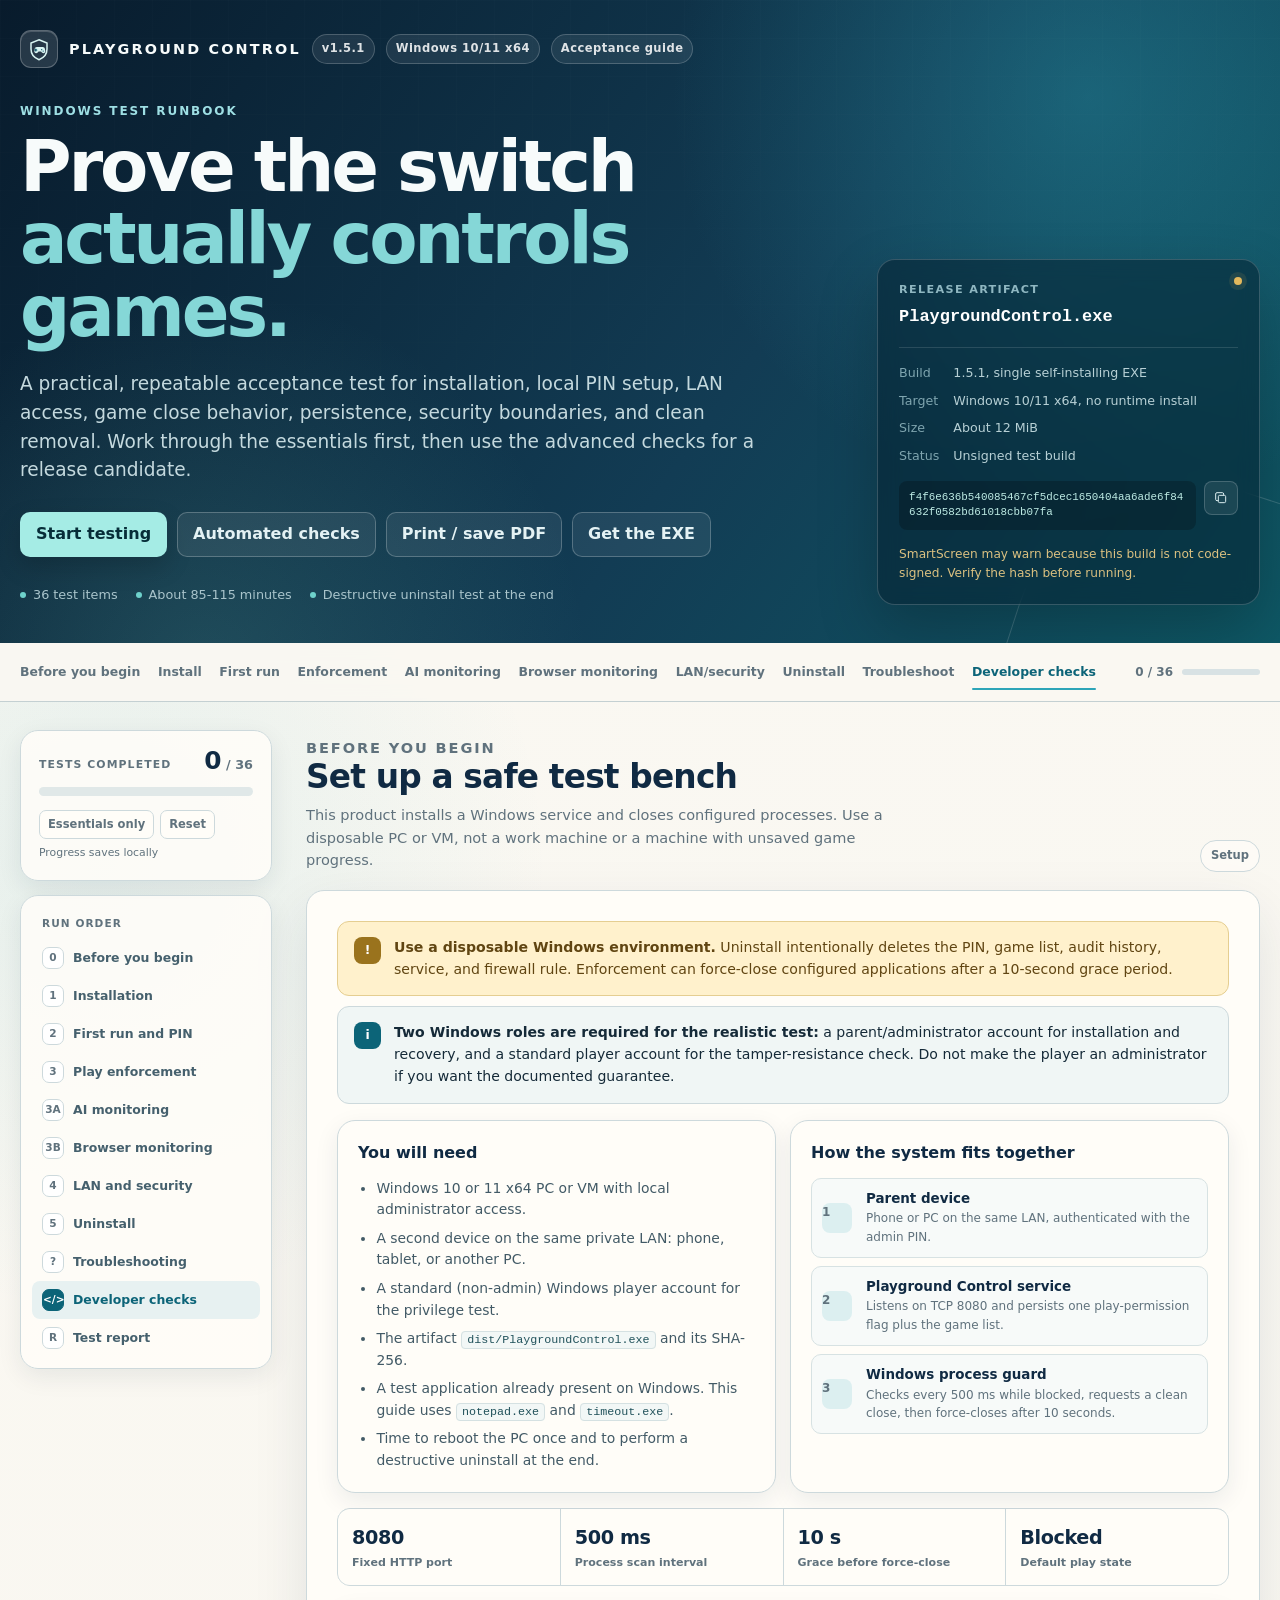
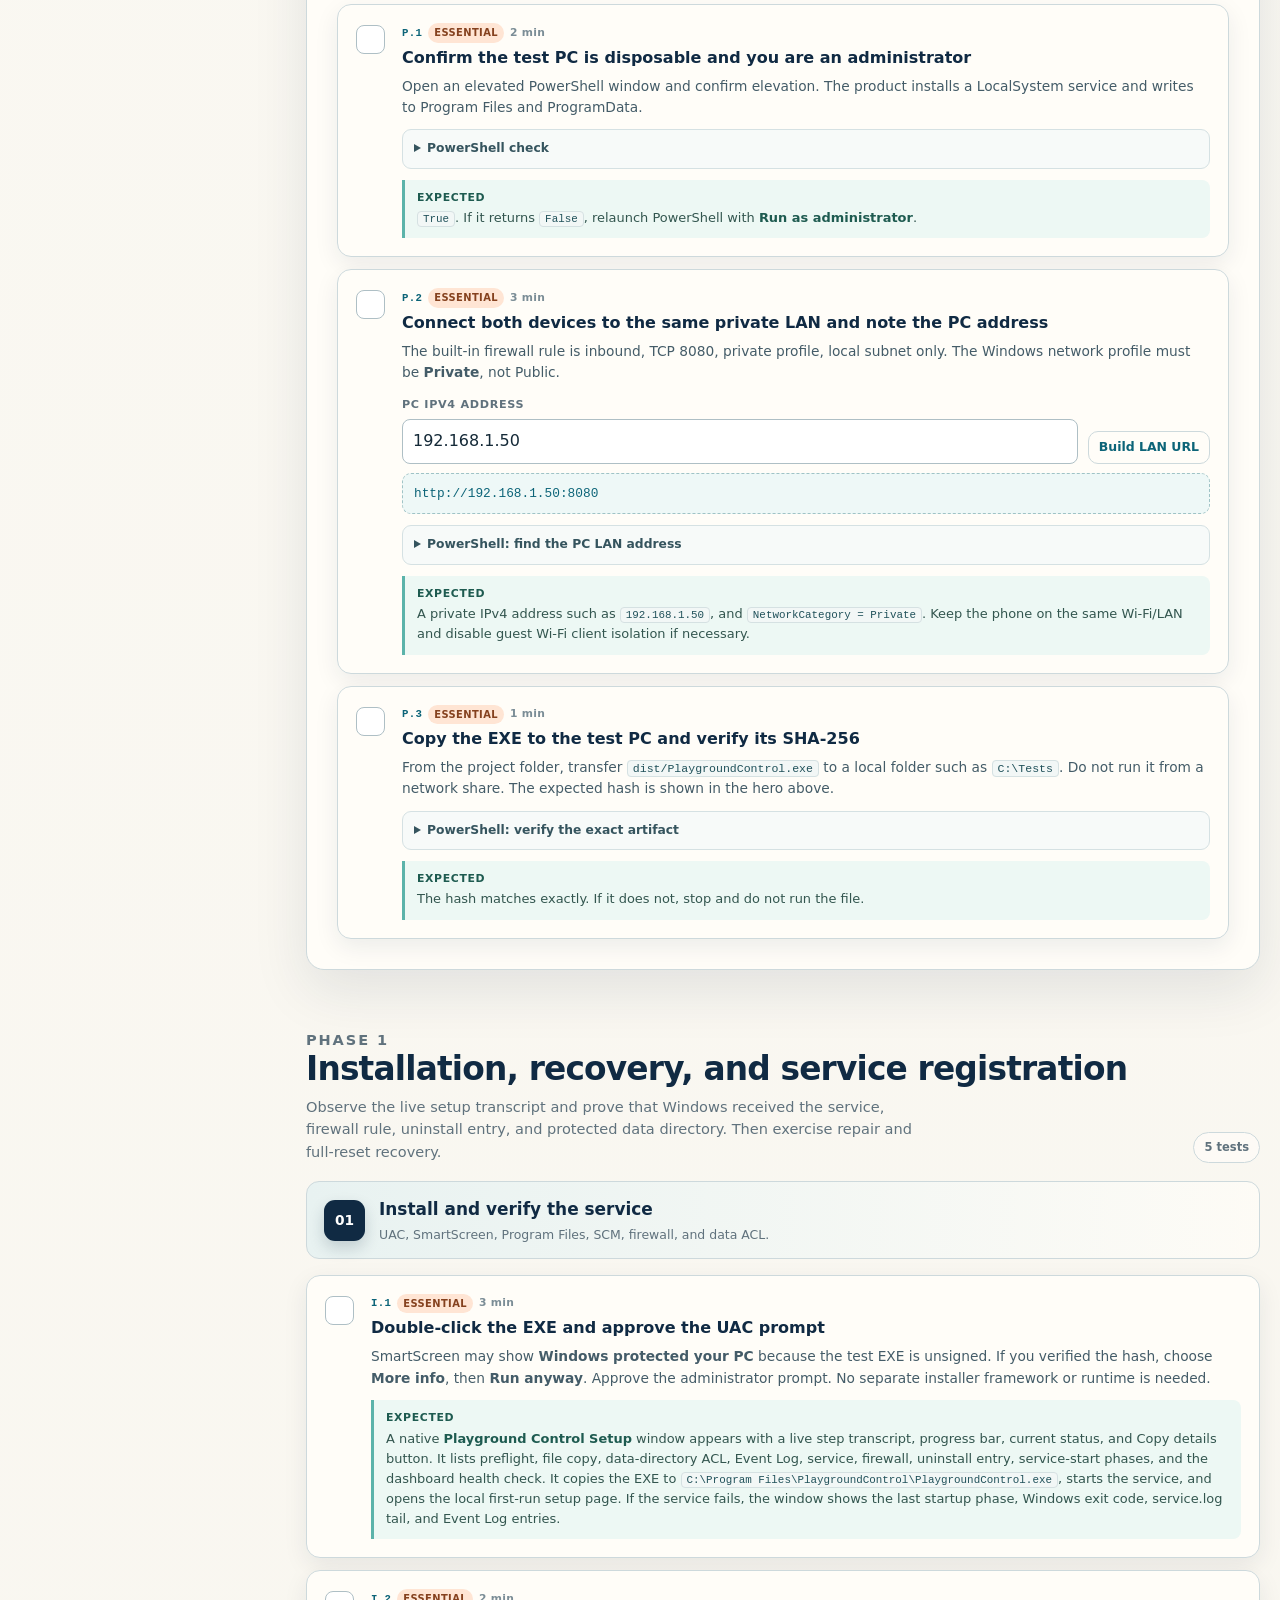
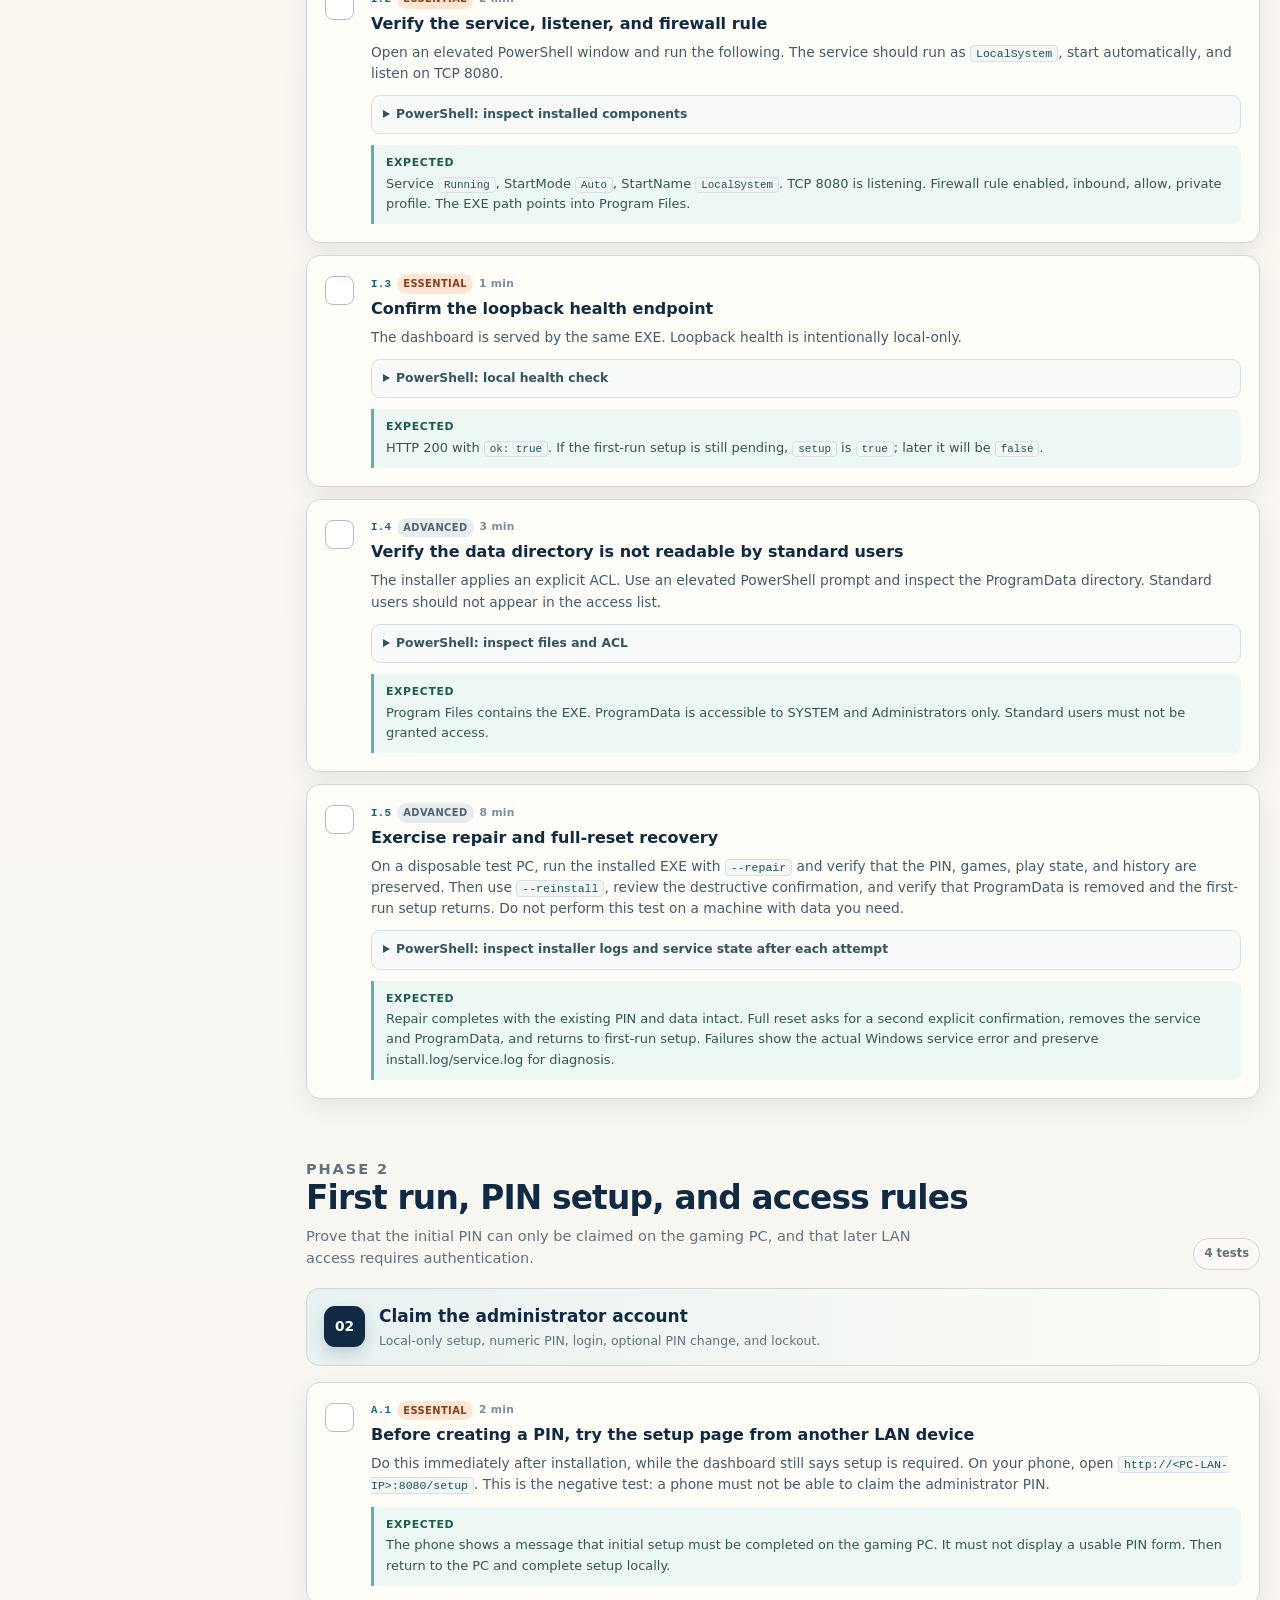
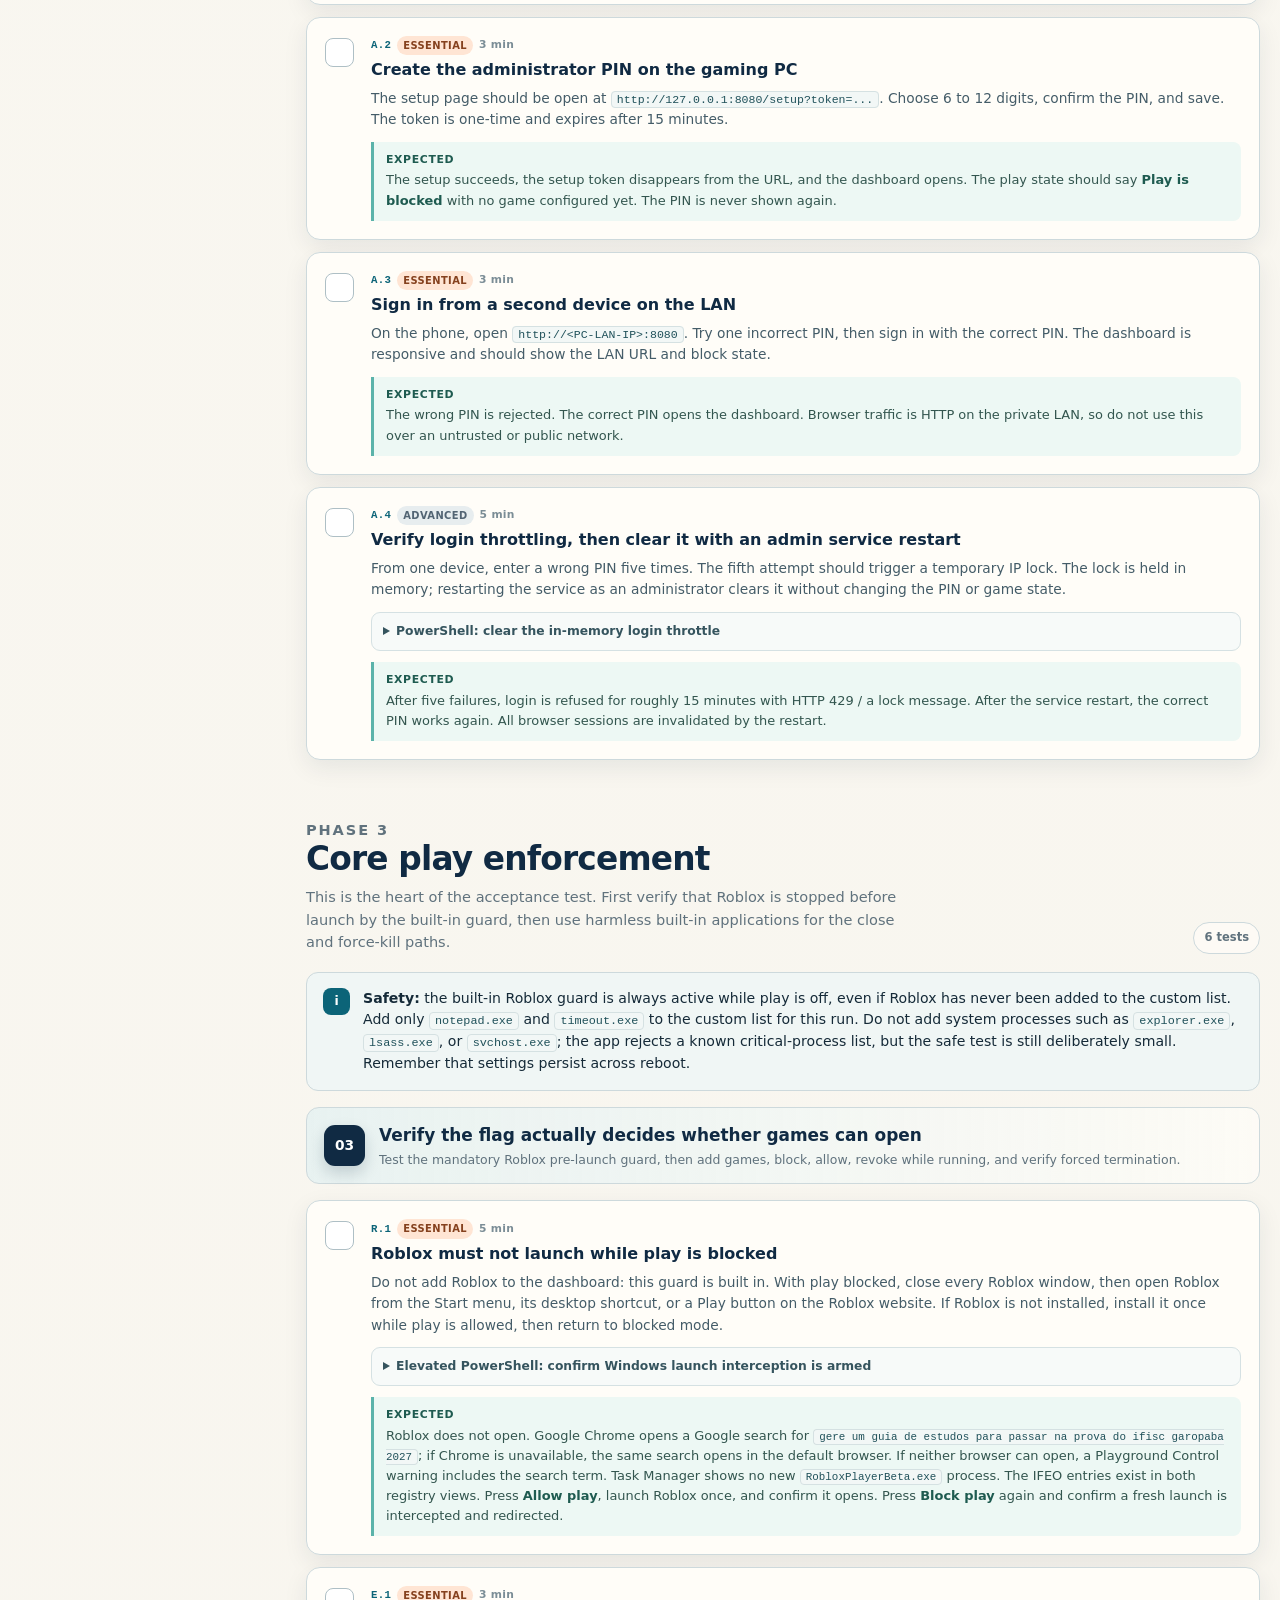
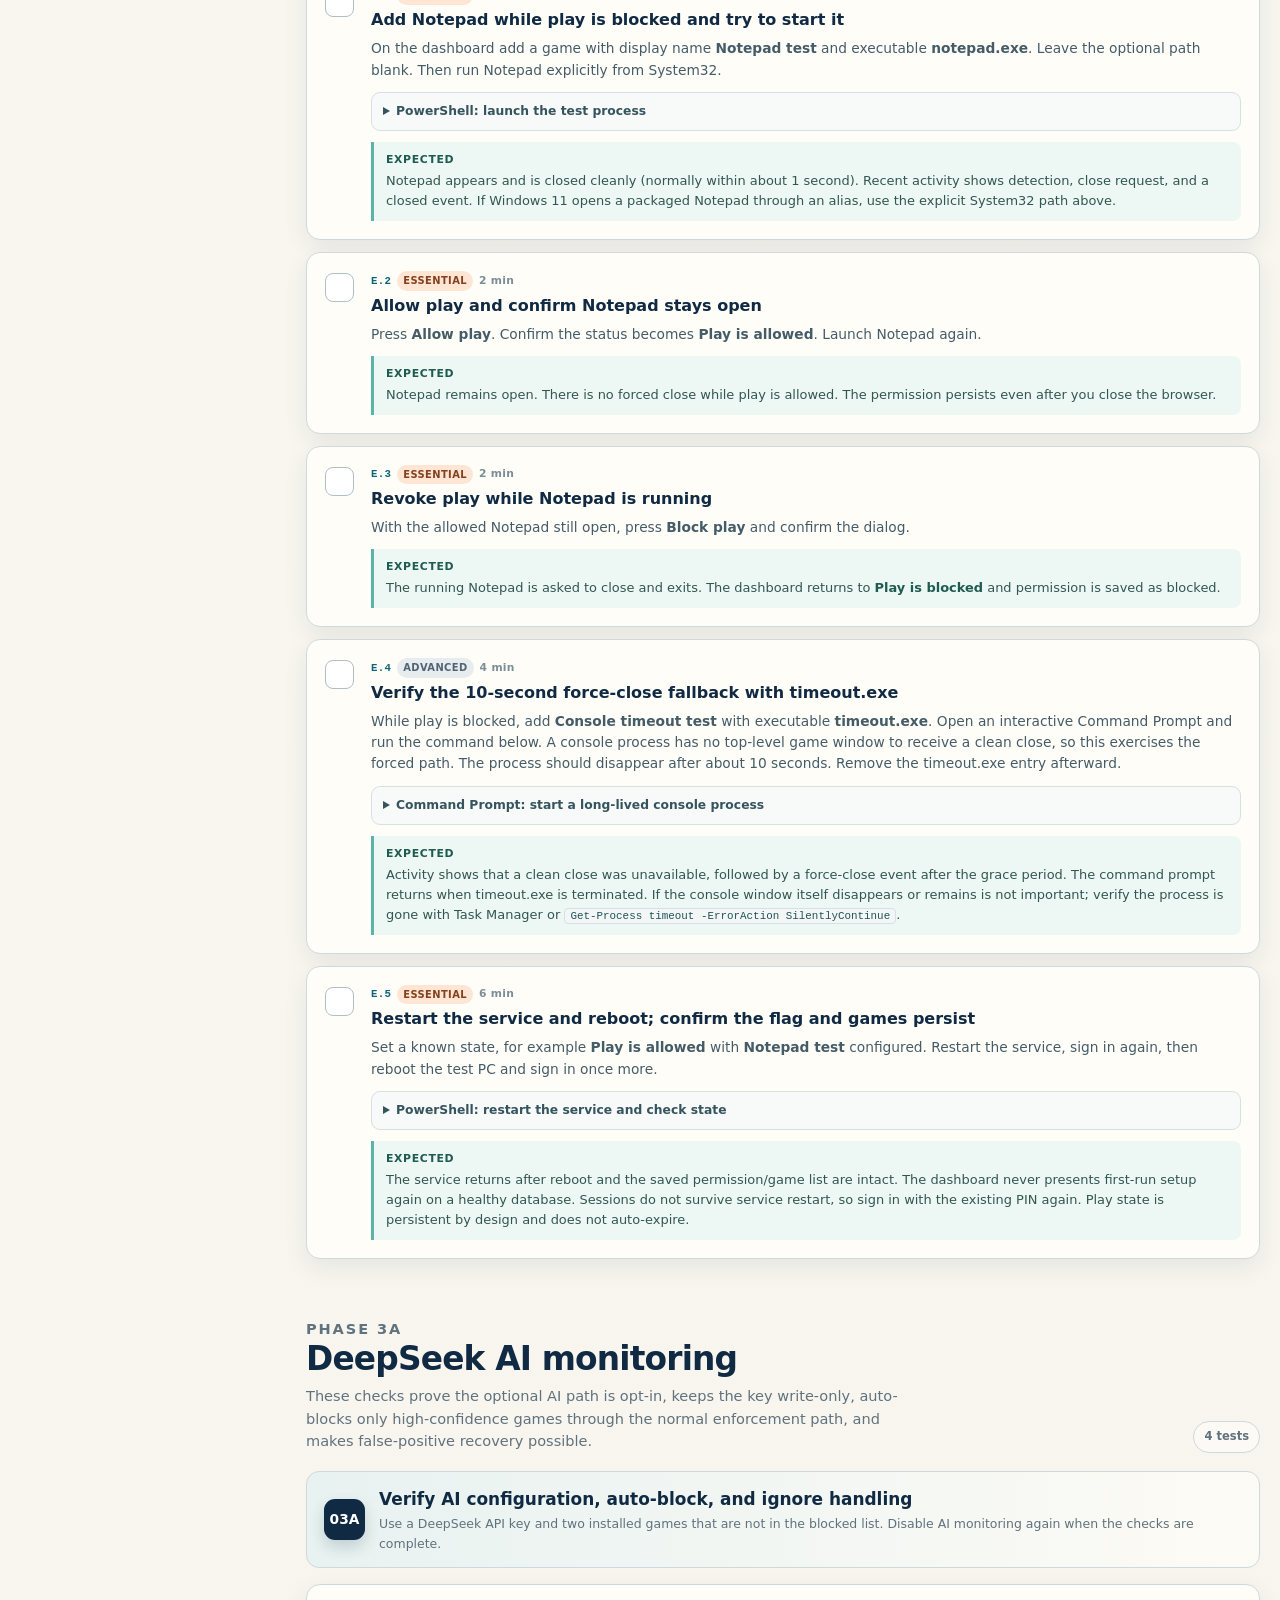
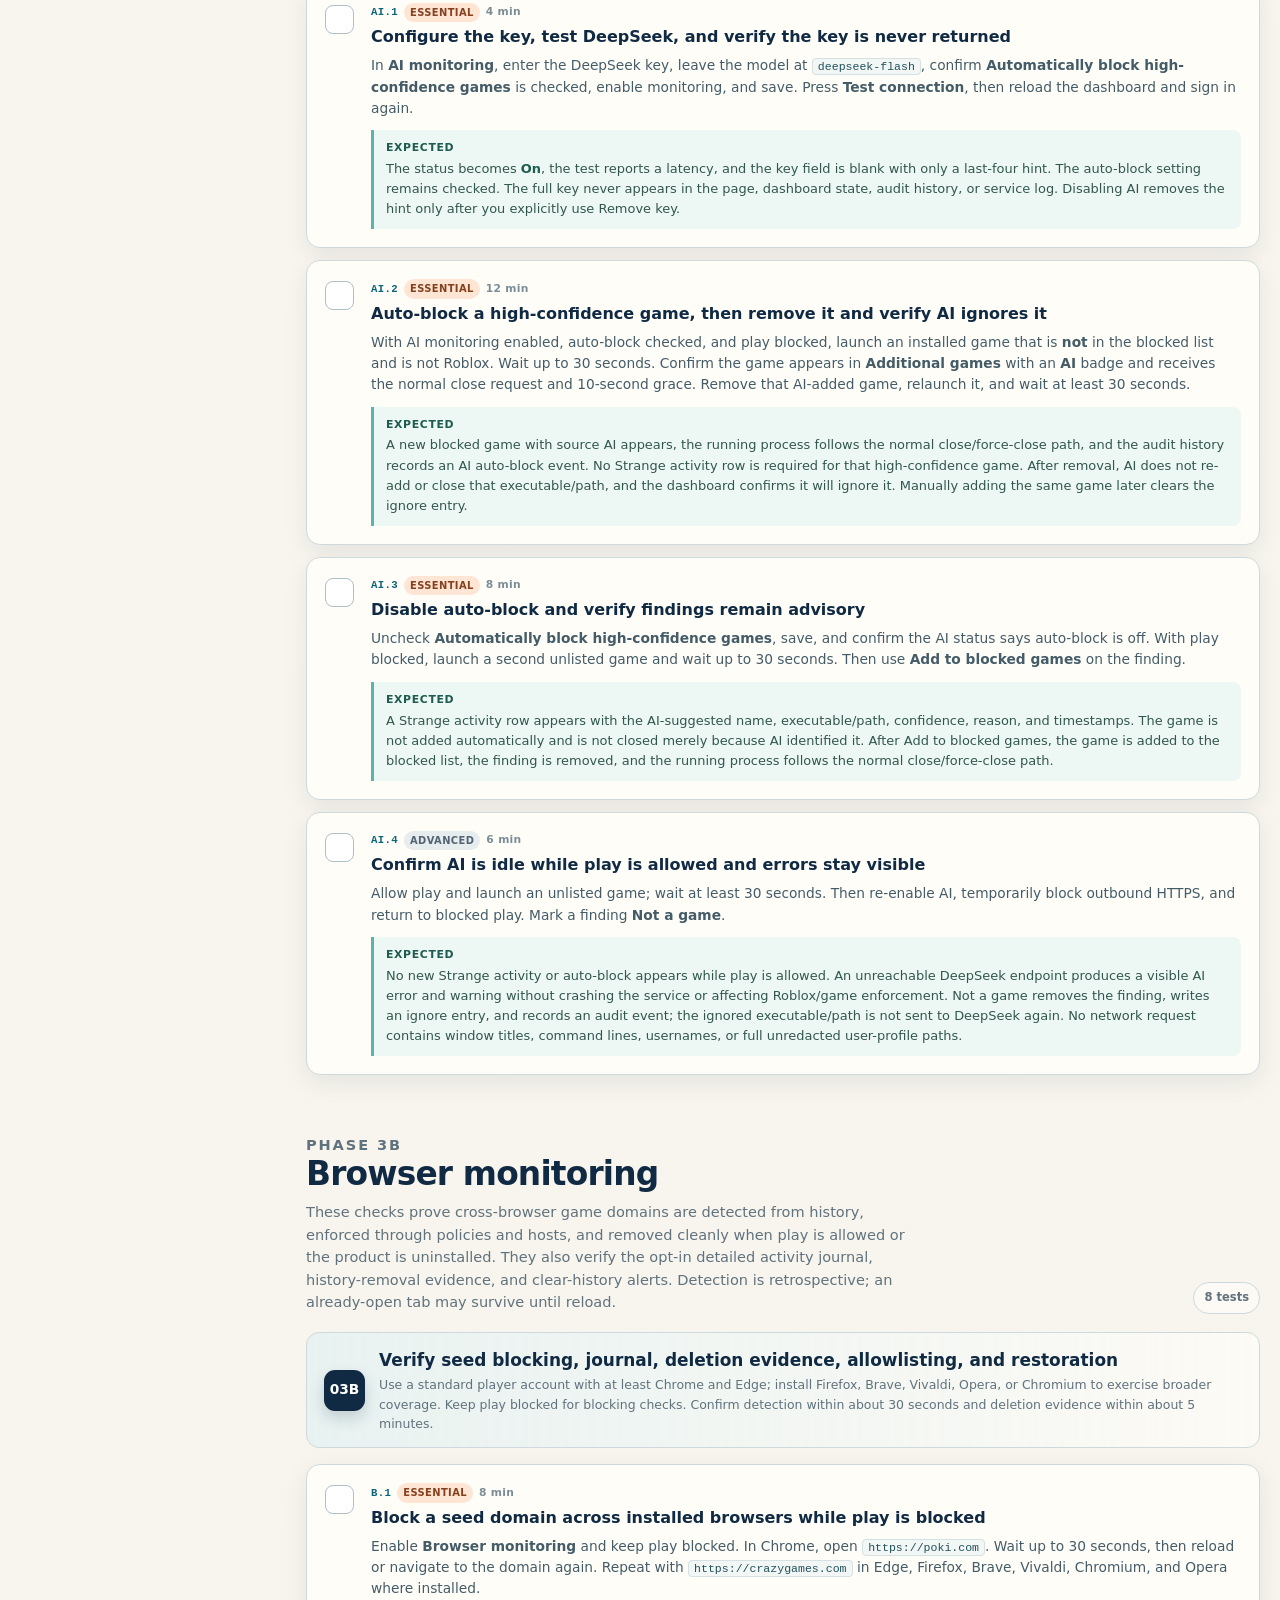
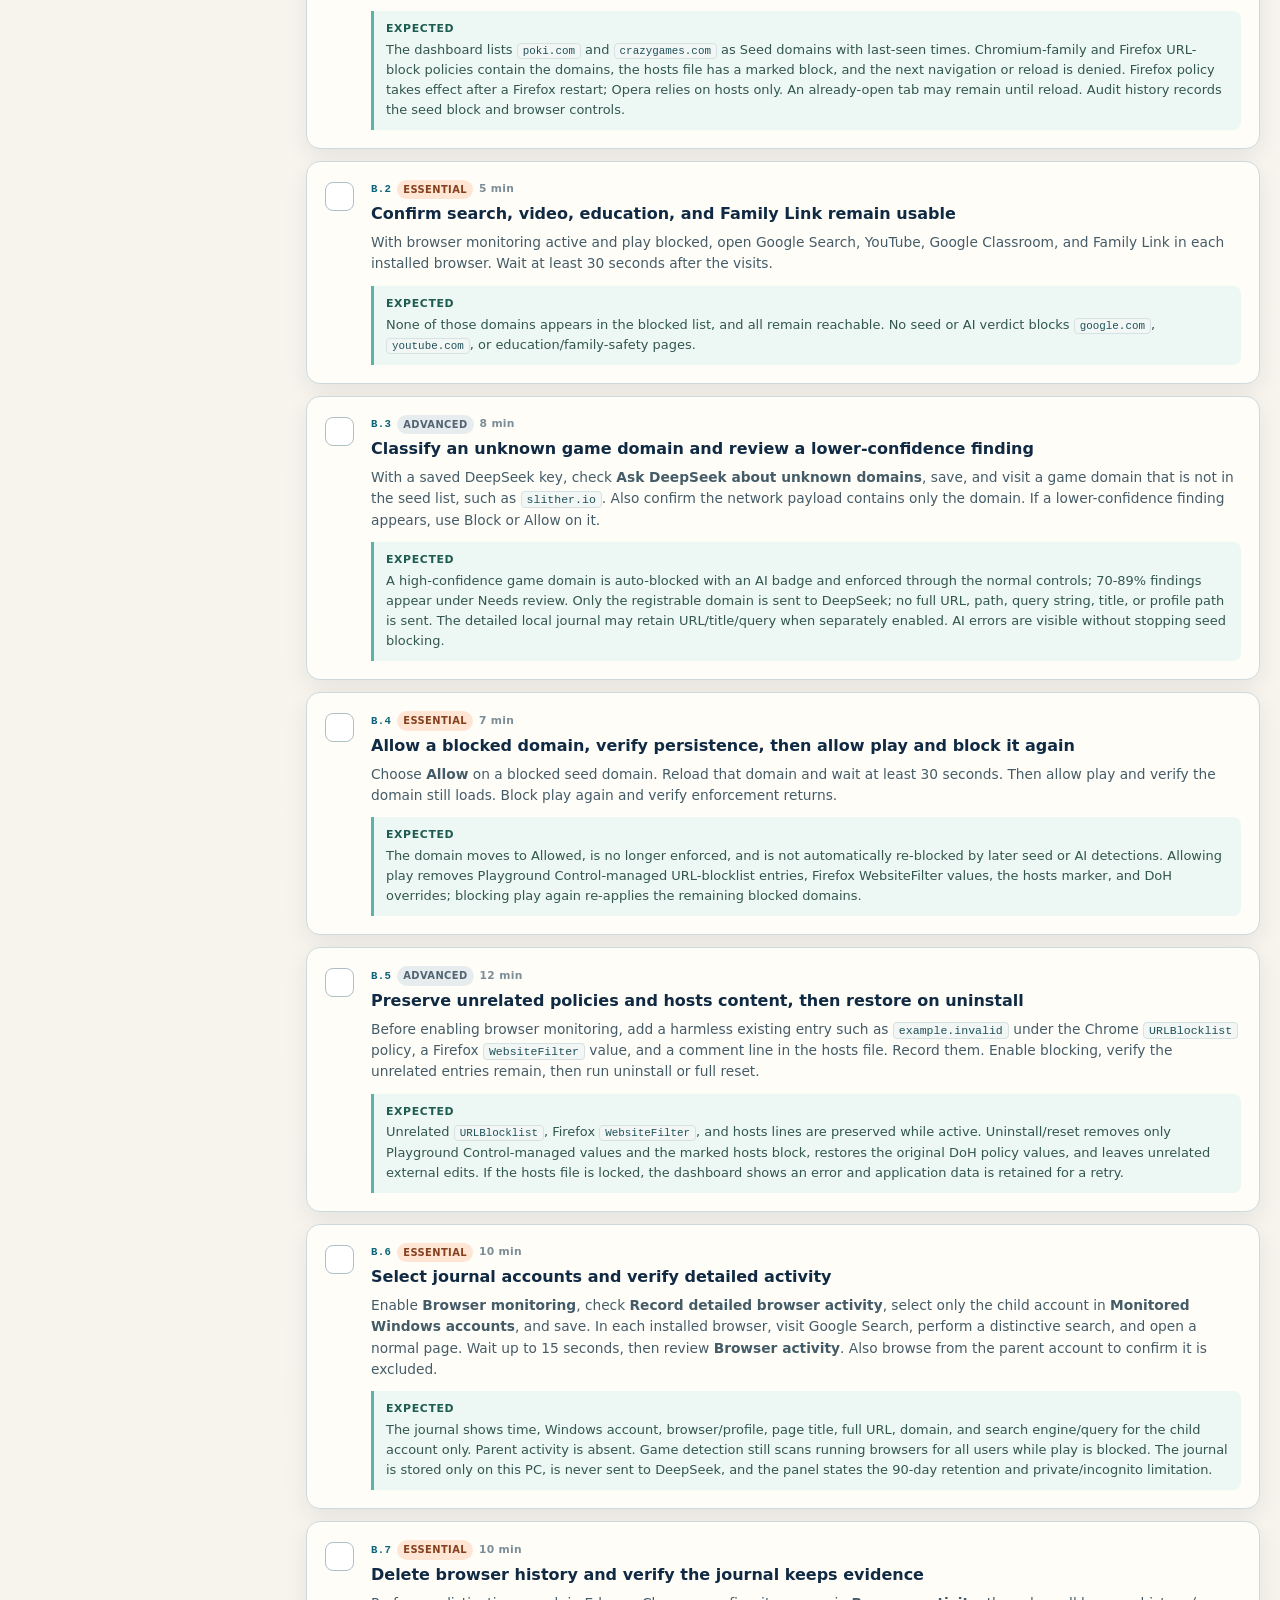
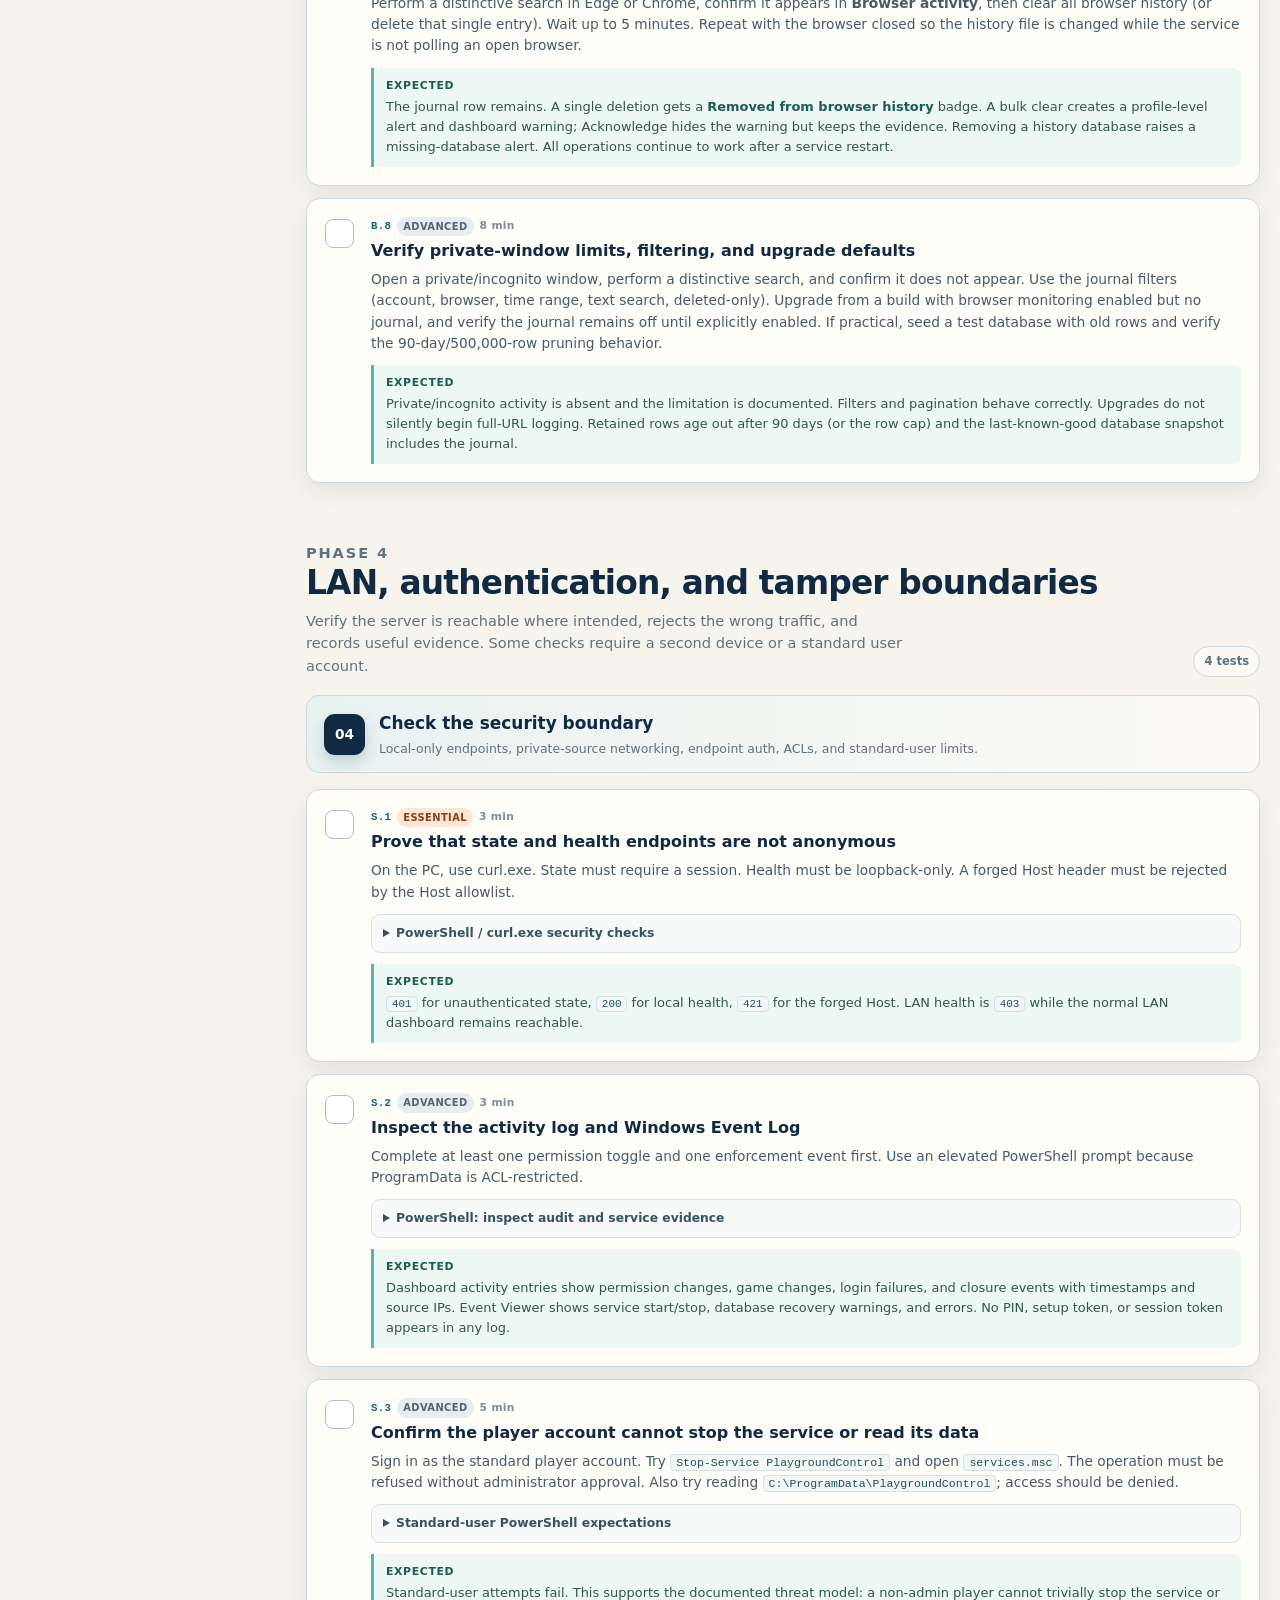
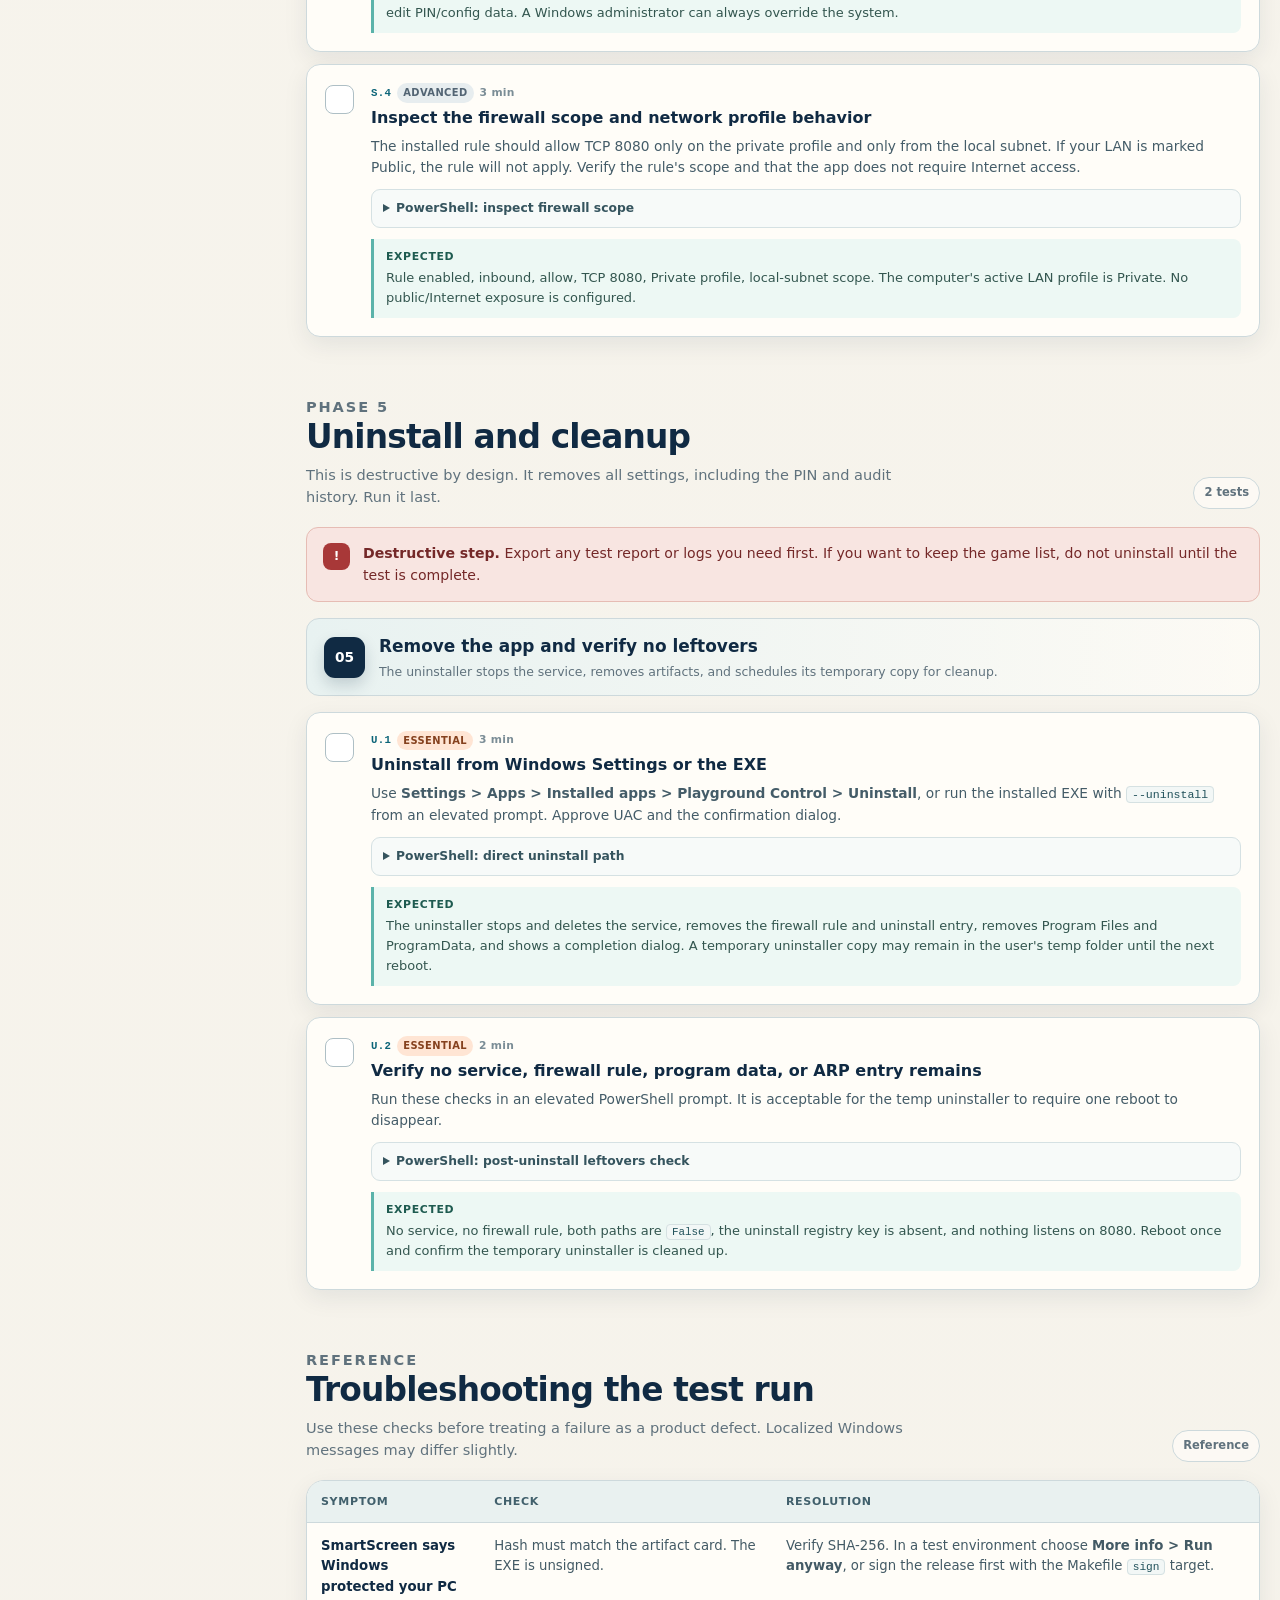
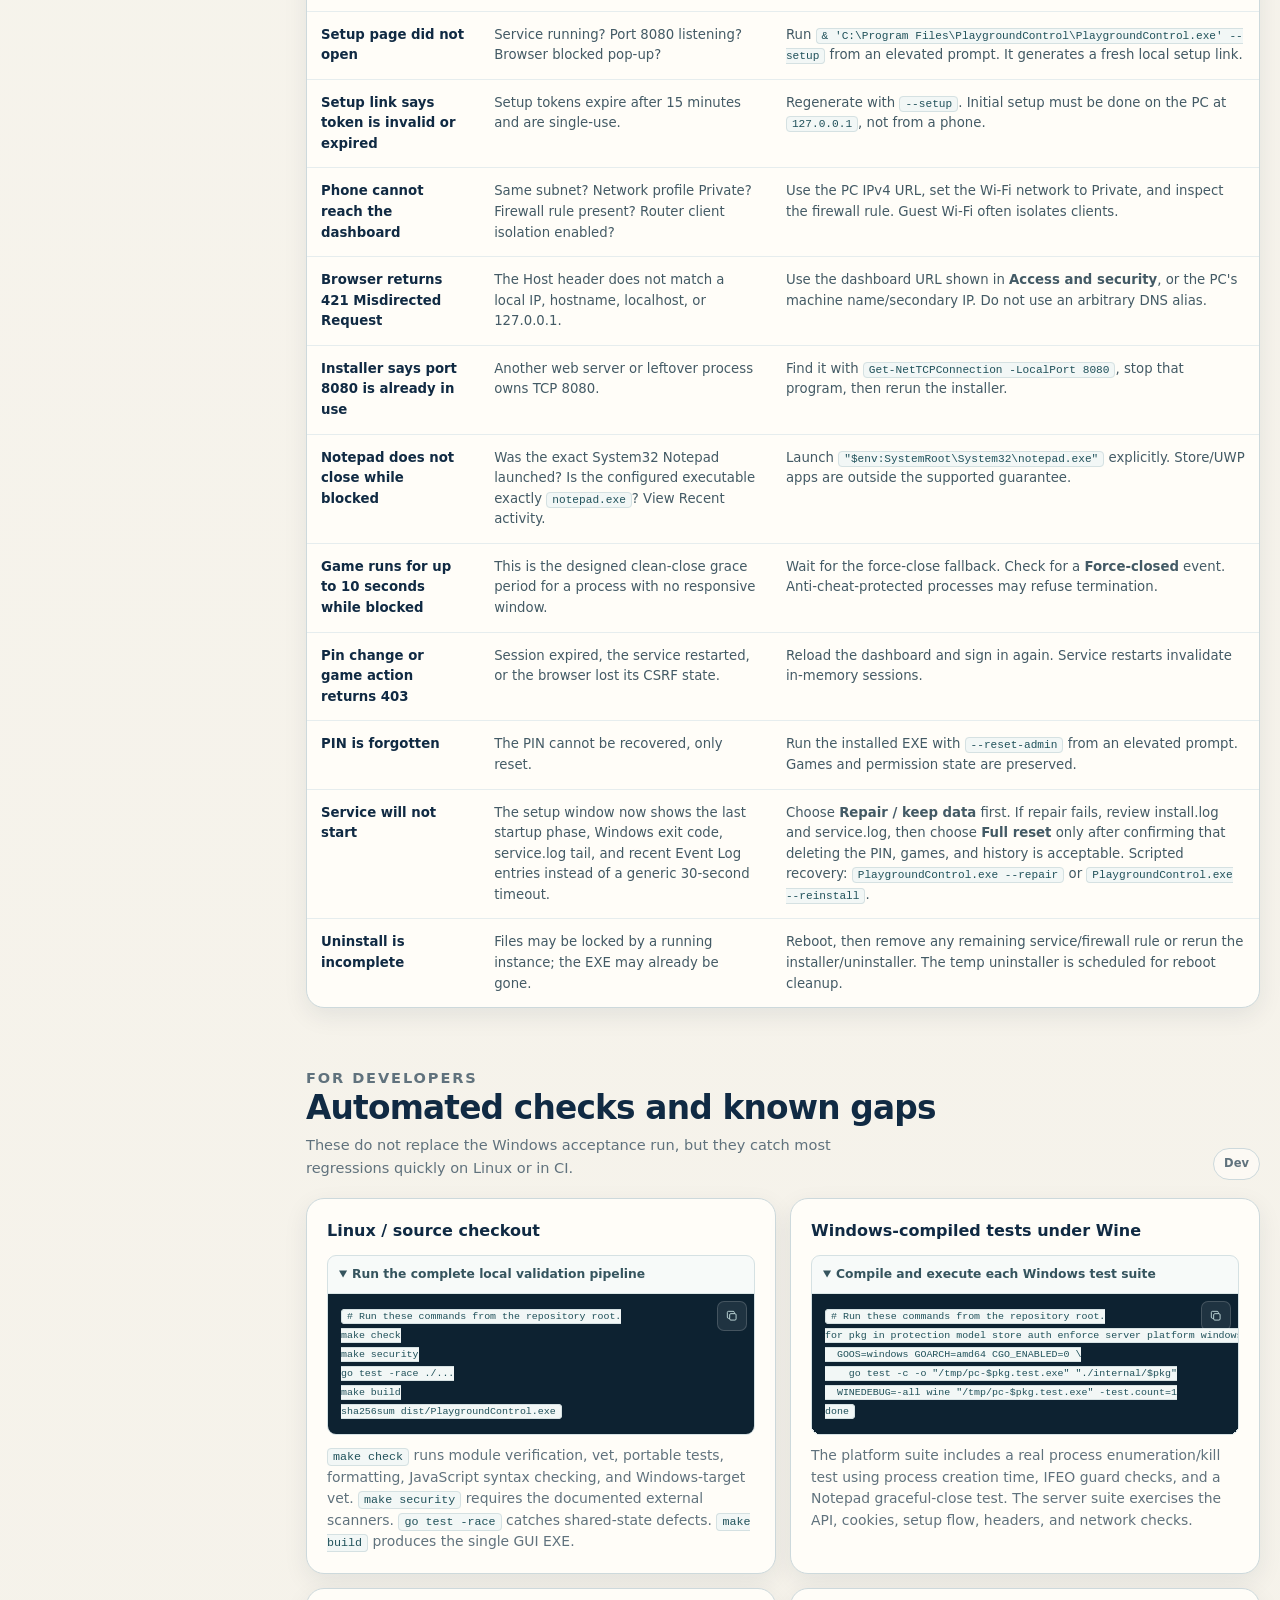
<file: TESTING.html>
<!doctype html>
<html lang="en">
<head>
<meta charset="utf-8">
<meta name="viewport" content="width=device-width, initial-scale=1">
<meta name="theme-color" content="#102a43">
<title>Playground Control - Windows acceptance test guide</title>
<style>
  :root {
    color-scheme: light;
    --navy: #102a43;
    --navy-deep: #081b2c;
    --teal: #0c6478;
    --teal-bright: #2da5b8;
    --mint: #dff3ef;
    --blue-soft: #dcecf4;
    --paper: #f5f2ea;
    --surface: #fffdf8;
    --surface-2: #eef4f3;
    --ink: #152a38;
    --muted: #60727d;
    --line: #cdd9dc;
    --line-strong: #aebfc5;
    --danger: #a83838;
    --danger-soft: #f8e5e1;
    --warning: #825d10;
    --warning-soft: #fff1cc;
    --success: #21694b;
    --success-soft: #dff1e7;
    --code: #0d2231;
    --code-ink: #dce9e9;
    --shadow: 0 20px 55px rgba(16, 42, 67, 0.10);
    --shadow-small: 0 8px 24px rgba(16, 42, 67, 0.08);
    --radius: 18px;
    --radius-small: 11px;
    --max: 1440px;
  }

  * { box-sizing: border-box; }

  html {
    scroll-behavior: smooth;
    scroll-padding-top: 88px;
  }

  body {
    margin: 0;
    color: var(--ink);
    background:
      radial-gradient(circle at 8% 5%, rgba(45, 165, 184, 0.10), transparent 28rem),
      linear-gradient(180deg, #faf8f2 0%, var(--paper) 100%);
    font-family: "Segoe UI", system-ui, -apple-system, BlinkMacSystemFont, sans-serif;
    line-height: 1.55;
  }

  a { color: var(--teal); }
  button, input, textarea { font: inherit; }
  button { cursor: pointer; }

  button:focus-visible,
  a:focus-visible,
  input:focus-visible,
  textarea:focus-visible,
  summary:focus-visible,
  input[type="checkbox"]:focus-visible + .checkbox-ui {
    outline: 3px solid rgba(45, 165, 184, 0.48);
    outline-offset: 3px;
  }

  .skip-link {
    position: fixed;
    top: -100px;
    left: 16px;
    z-index: 100;
    padding: 10px 14px;
    border-radius: 8px;
    color: #fff;
    background: var(--navy);
  }
  .skip-link:focus { top: 12px; }

  .hero {
    position: relative;
    overflow: hidden;
    color: #f7fbfb;
    background:
      radial-gradient(circle at 85% 15%, rgba(45, 165, 184, 0.34), transparent 26rem),
      radial-gradient(circle at 16% 105%, rgba(101, 188, 174, 0.20), transparent 24rem),
      linear-gradient(125deg, var(--navy-deep), #123c54 58%, #0e5865);
  }

  .hero::before {
    content: "";
    position: absolute;
    inset: 0;
    opacity: 0.20;
    background-image:
      linear-gradient(rgba(255,255,255,0.06) 1px, transparent 1px),
      linear-gradient(90deg, rgba(255,255,255,0.06) 1px, transparent 1px);
    background-size: 38px 38px;
    mask-image: linear-gradient(to bottom, #000, transparent 92%);
    pointer-events: none;
  }

  .hero::after {
    content: "";
    position: absolute;
    width: 420px;
    height: 420px;
    right: -140px;
    bottom: -270px;
    border: 1px solid rgba(255,255,255,0.17);
    border-radius: 42%;
    transform: rotate(18deg);
    pointer-events: none;
  }

  .hero-inner {
    position: relative;
    z-index: 1;
    width: min(var(--max), calc(100% - 40px));
    margin: 0 auto;
    padding: 30px 0 38px;
  }

  .brand-line {
    display: flex;
    flex-wrap: wrap;
    align-items: center;
    gap: 11px;
    margin-bottom: 34px;
  }

  .brand-mark {
    display: grid;
    place-items: center;
    width: 38px;
    height: 38px;
    border: 1px solid rgba(255,255,255,0.24);
    border-radius: 11px;
    background: rgba(255,255,255,0.12);
    box-shadow: inset 0 1px 0 rgba(255,255,255,0.18);
  }
  .brand-mark svg { width: 24px; height: 24px; }

  .brand-name {
    margin: 0;
    font-size: 0.9rem;
    font-weight: 800;
    letter-spacing: 0.15em;
    text-transform: uppercase;
  }

  .release-chip,
  .mini-chip {
    display: inline-flex;
    align-items: center;
    gap: 6px;
    padding: 5px 9px;
    border: 1px solid rgba(255,255,255,0.20);
    border-radius: 999px;
    color: rgba(255,255,255,0.86);
    background: rgba(255,255,255,0.08);
    font-size: 0.72rem;
    font-weight: 700;
    letter-spacing: 0.04em;
  }

  .hero-grid {
    display: grid;
    grid-template-columns: minmax(0, 1.45fr) minmax(300px, 0.7fr);
    gap: clamp(28px, 5vw, 78px);
    align-items: end;
  }

  .kicker {
    margin: 0 0 10px;
    color: #9edfe4;
    font-size: 0.75rem;
    font-weight: 800;
    letter-spacing: 0.16em;
    text-transform: uppercase;
  }

  .hero h1 {
    max-width: 860px;
    margin: 0;
    font-size: clamp(2.35rem, 5.5vw, 4.6rem);
    line-height: 1.03;
    letter-spacing: -0.045em;
  }

  .hero h1 span { color: #85d7d7; }

  .lede {
    max-width: 760px;
    margin: 22px 0 0;
    color: #c4d9de;
    font-size: clamp(1rem, 1.7vw, 1.16rem);
  }

  .hero-actions {
    display: flex;
    flex-wrap: wrap;
    gap: 10px;
    margin-top: 27px;
  }

  .button {
    display: inline-flex;
    align-items: center;
    justify-content: center;
    gap: 8px;
    min-height: 42px;
    padding: 9px 15px;
    border: 1px solid transparent;
    border-radius: 10px;
    font-weight: 750;
    text-decoration: none;
    transition: transform 120ms ease, background-color 120ms ease, border-color 120ms ease;
  }
  .button:hover { transform: translateY(-1px); }
  .button.primary {
    color: #062d38;
    background: #a5ece5;
    box-shadow: 0 10px 25px rgba(0,0,0,0.17);
  }
  .button.primary:hover { background: #c0f7f0; }
  .button.ghost {
    color: #e4f2f4;
    border-color: rgba(255,255,255,0.23);
    background: rgba(255,255,255,0.07);
  }
  .button.ghost:hover { background: rgba(255,255,255,0.13); }
  .button.small {
    min-height: 33px;
    padding: 5px 10px;
    color: var(--teal);
    border-color: var(--line);
    background: var(--surface);
    font-size: 0.78rem;
  }

  .hero-meta {
    display: flex;
    flex-wrap: wrap;
    gap: 18px;
    margin-top: 28px;
    color: #a9c4cb;
    font-size: 0.8rem;
  }
  .hero-meta span::before {
    content: "";
    display: inline-block;
    width: 6px;
    height: 6px;
    margin-right: 7px;
    border-radius: 50%;
    background: #6ed1cb;
    vertical-align: 1px;
  }

  .artifact-card {
    position: relative;
    padding: 21px;
    border: 1px solid rgba(255,255,255,0.18);
    border-radius: var(--radius);
    background: rgba(4, 26, 40, 0.48);
    box-shadow: 0 24px 60px rgba(0,0,0,0.22);
    backdrop-filter: blur(10px);
  }

  .artifact-card::before {
    content: "";
    position: absolute;
    top: 17px;
    right: 17px;
    width: 8px;
    height: 8px;
    border-radius: 50%;
    background: #e4b95d;
    box-shadow: 0 0 0 5px rgba(228,185,93,0.10);
  }

  .artifact-label {
    margin: 0 0 6px;
    color: #8fb7c1;
    font-size: 0.70rem;
    font-weight: 800;
    letter-spacing: 0.12em;
    text-transform: uppercase;
  }

  .artifact-name {
    margin: 0;
    color: #fff;
    font-family: ui-monospace, "Cascadia Mono", Consolas, monospace;
    font-size: 1.06rem;
    font-weight: 700;
    overflow-wrap: anywhere;
  }

  .artifact-meta {
    display: grid;
    grid-template-columns: auto 1fr;
    gap: 8px 14px;
    margin: 17px 0 0;
    padding-top: 15px;
    border-top: 1px solid rgba(255,255,255,0.12);
    color: #b7d0d5;
    font-size: 0.79rem;
  }
  .artifact-meta dt { color: #7fa5af; }
  .artifact-meta dd { margin: 0; overflow-wrap: anywhere; }

  .hash-row {
    display: flex;
    align-items: flex-start;
    gap: 8px;
    margin-top: 15px;
  }
  .hash {
    flex: 1;
    margin: 0;
    padding: 9px 10px;
    border-radius: 8px;
    color: #beece5;
    background: rgba(0,0,0,0.22);
    font-family: ui-monospace, "Cascadia Mono", Consolas, monospace;
    font-size: 0.68rem;
    line-height: 1.45;
    overflow-wrap: anywhere;
  }
  .icon-button {
    display: inline-grid;
    flex: 0 0 auto;
    place-items: center;
    width: 34px;
    height: 34px;
    border: 1px solid rgba(255,255,255,0.18);
    border-radius: 8px;
    color: #d8ebee;
    background: rgba(255,255,255,0.08);
  }
  .icon-button:hover { background: rgba(255,255,255,0.15); }
  .icon-button svg { width: 16px; height: 16px; }

  .artifact-warning {
    margin: 15px 0 0;
    color: #dbc181;
    font-size: 0.76rem;
  }

  .top-nav {
    position: sticky;
    top: 0;
    z-index: 20;
    border-bottom: 1px solid rgba(174, 191, 197, 0.7);
    background: rgba(250, 248, 242, 0.91);
    backdrop-filter: blur(14px);
  }

  .top-nav-inner {
    display: flex;
    align-items: center;
    justify-content: space-between;
    gap: 16px;
    width: min(var(--max), calc(100% - 40px));
    margin: 0 auto;
    min-height: 58px;
  }

  .top-nav-links {
    display: flex;
    gap: 1.1rem;
    overflow-x: auto;
    scrollbar-width: none;
  }
  .top-nav-links::-webkit-scrollbar { display: none; }
  .top-nav a {
    position: relative;
    flex: 0 0 auto;
    padding: 17px 0;
    color: var(--muted);
    font-size: 0.78rem;
    font-weight: 750;
    text-decoration: none;
  }
  .top-nav a:hover,
  .top-nav a.active { color: var(--teal); }
  .top-nav a.active::after {
    content: "";
    position: absolute;
    right: 0;
    bottom: 9px;
    left: 0;
    height: 2px;
    border-radius: 2px;
    background: var(--teal-bright);
  }

  .nav-progress {
    display: flex;
    align-items: center;
    gap: 9px;
    flex: 0 0 auto;
    color: var(--muted);
    font-size: 0.75rem;
    font-weight: 700;
  }
  .mini-bar {
    width: 78px;
    height: 6px;
    overflow: hidden;
    border-radius: 99px;
    background: #d8e2e4;
  }
  .mini-bar span {
    display: block;
    width: 0;
    height: 100%;
    border-radius: inherit;
    background: linear-gradient(90deg, var(--teal), var(--teal-bright));
    transition: width 220ms ease;
  }

  .page {
    display: grid;
    grid-template-columns: 252px minmax(0, 1fr);
    gap: 34px;
    width: min(var(--max), calc(100% - 40px));
    margin: 28px auto 64px;
    align-items: start;
  }

  .sidebar {
    position: sticky;
    top: 86px;
    display: grid;
    gap: 14px;
  }

  .progress-card,
  .side-nav {
    border: 1px solid var(--line);
    border-radius: var(--radius);
    background: rgba(255, 253, 248, 0.86);
    box-shadow: var(--shadow-small);
  }

  .progress-card { padding: 18px; }

  .progress-top {
    display: flex;
    align-items: flex-end;
    justify-content: space-between;
    gap: 10px;
  }
  .progress-label {
    color: var(--muted);
    font-size: 0.68rem;
    font-weight: 800;
    letter-spacing: 0.1em;
    text-transform: uppercase;
  }
  .progress-number {
    color: var(--navy);
    font-size: 1.55rem;
    font-weight: 850;
    line-height: 1;
  }
  .progress-number small {
    color: var(--muted);
    font-size: 0.8rem;
    font-weight: 650;
  }
  .progress-track {
    height: 9px;
    margin-top: 13px;
    overflow: hidden;
    border-radius: 99px;
    background: #e0e8e8;
  }
  .progress-track span {
    display: block;
    width: 0;
    height: 100%;
    border-radius: inherit;
    background: linear-gradient(90deg, #0b6478, #43b8bb);
    transition: width 260ms ease;
  }
  .progress-controls {
    display: flex;
    flex-wrap: wrap;
    gap: 6px;
    margin-top: 14px;
  }
  .progress-controls button {
    padding: 5px 8px;
    border: 1px solid var(--line);
    border-radius: 7px;
    color: var(--muted);
    background: var(--surface);
    font-size: 0.72rem;
    font-weight: 700;
  }
  .progress-controls button[aria-pressed="true"] {
    color: var(--teal);
    border-color: #92cbd2;
    background: #e2f2f3;
  }

  .side-nav { padding: 11px; }
  .side-nav p {
    margin: 8px 10px 7px;
    color: var(--muted);
    font-size: 0.66rem;
    font-weight: 800;
    letter-spacing: 0.1em;
    text-transform: uppercase;
  }
  .side-nav a {
    display: flex;
    align-items: center;
    gap: 9px;
    padding: 8px 10px;
    border-radius: 8px;
    color: #45606d;
    font-size: 0.78rem;
    font-weight: 650;
    text-decoration: none;
  }
  .side-nav a:hover,
  .side-nav a.active {
    color: var(--teal);
    background: #e7f1f1;
  }
  .step-dot {
    width: 22px;
    height: 22px;
    display: grid;
    flex: 0 0 auto;
    place-items: center;
    border: 1px solid var(--line);
    border-radius: 7px;
    color: var(--muted);
    background: #fff;
    font-size: 0.66rem;
    font-weight: 800;
  }
  .side-nav a.active .step-dot {
    color: #fff;
    border-color: var(--teal);
    background: var(--teal);
  }

  main { min-width: 0; }

  section {
    margin-bottom: 52px;
    scroll-margin-top: 86px;
  }

  .section-eyebrow {
    margin: 0 0 5px;
    color: var(--teal);
    font-size: 0.72rem;
    font-weight: 850;
    letter-spacing: 0.13em;
    text-transform: uppercase;
  }

  .section-heading {
    display: flex;
    align-items: flex-end;
    justify-content: space-between;
    gap: 18px;
    margin-bottom: 18px;
  }
  .section-heading h2 {
    margin: 0;
    color: var(--navy);
    font-size: clamp(1.5rem, 3vw, 2.05rem);
    line-height: 1.15;
    letter-spacing: -0.025em;
  }
  .section-heading p {
    max-width: 610px;
    margin: 7px 0 0;
    color: var(--muted);
    font-size: 0.91rem;
  }
  .section-count {
    flex: 0 0 auto;
    padding: 6px 10px;
    border: 1px solid var(--line);
    border-radius: 999px;
    color: var(--muted);
    background: rgba(255,253,248,0.7);
    font-size: 0.72rem;
    font-weight: 750;
  }

  .hero-card {
    padding: clamp(20px, 3vw, 30px);
    border: 1px solid var(--line);
    border-radius: var(--radius);
    background: var(--surface);
    box-shadow: var(--shadow);
  }

  .callout {
    display: flex;
    align-items: flex-start;
    gap: 13px;
    padding: 15px 16px;
    border: 1px solid var(--line);
    border-radius: 12px;
    background: #f0f6f5;
    font-size: 0.88rem;
  }
  .callout + .callout { margin-top: 10px; }
  .callout.warning {
    color: #604512;
    border-color: #e5ce91;
    background: var(--warning-soft);
  }
  .callout.danger {
    color: #742828;
    border-color: #e6bcb4;
    background: var(--danger-soft);
  }
  .callout.success {
    color: #1b583f;
    border-color: #b7d9c7;
    background: var(--success-soft);
  }
  .callout-icon {
    display: grid;
    flex: 0 0 auto;
    place-items: center;
    width: 27px;
    height: 27px;
    border-radius: 8px;
    color: #fff;
    background: var(--teal);
    font-size: 0.77rem;
    font-weight: 850;
  }
  .callout.warning .callout-icon { background: #9a731d; }
  .callout.danger .callout-icon { background: var(--danger); }
  .callout.success .callout-icon { background: var(--success); }
  .callout p { margin: 0; }
  .callout strong { font-weight: 800; }

  .overview-grid {
    display: grid;
    grid-template-columns: repeat(2, minmax(0, 1fr));
    gap: 14px;
    margin-top: 16px;
  }

  .info-card {
    padding: 20px;
    border: 1px solid var(--line);
    border-radius: var(--radius);
    background: var(--surface);
    box-shadow: var(--shadow-small);
  }
  .info-card h3 {
    margin: 0 0 12px;
    color: var(--navy);
    font-size: 1rem;
  }
  .info-card p { margin: 0 0 10px; color: var(--muted); font-size: 0.87rem; }
  .info-card p:last-child { margin-bottom: 0; }
  .info-card ul {
    margin: 0;
    padding-left: 1.15rem;
    color: #425a66;
    font-size: 0.87rem;
  }
  .info-card li + li { margin-top: 7px; }

  .flow {
    display: grid;
    gap: 8px;
    margin-top: 3px;
  }
  .flow-step {
    display: grid;
    grid-template-columns: 34px 1fr;
    gap: 10px;
    align-items: center;
    padding: 10px;
    border: 1px solid #d7e2e3;
    border-radius: 10px;
    background: #f7faf9;
  }
  .flow-step-num {
    display: grid;
    place-items: center;
    width: 30px;
    height: 30px;
    border-radius: 8px;
    color: var(--teal);
    background: #dceff0;
    font-size: 0.75rem;
    font-weight: 850;
  }
  .flow-step strong { display: block; color: var(--navy); font-size: 0.84rem; }
  .flow-step span { display: block; color: var(--muted); font-size: 0.75rem; }

  .stat-strip {
    display: grid;
    grid-template-columns: repeat(4, minmax(0, 1fr));
    gap: 1px;
    overflow: hidden;
    margin-top: 15px;
    border: 1px solid var(--line);
    border-radius: 13px;
    background: var(--line);
  }
  .stat {
    padding: 14px;
    background: var(--surface);
  }
  .stat b {
    display: block;
    color: var(--navy);
    font-size: 1.2rem;
    letter-spacing: -0.02em;
  }
  .stat span {
    display: block;
    margin-top: 2px;
    color: var(--muted);
    font-size: 0.69rem;
    font-weight: 650;
  }

  .phase {
    margin-bottom: 48px;
  }

  .phase-head {
    display: flex;
    align-items: center;
    gap: 14px;
    margin: 0 0 16px;
    padding: 14px 17px;
    border: 1px solid var(--line);
    border-radius: 13px;
    background: linear-gradient(90deg, #e8f2f1, rgba(255,253,248,0.72));
  }
  .phase-number {
    display: grid;
    flex: 0 0 auto;
    place-items: center;
    width: 41px;
    height: 41px;
    border-radius: 11px;
    color: #fff;
    background: var(--navy);
    font-size: 0.86rem;
    font-weight: 850;
    box-shadow: 0 7px 15px rgba(16, 42, 67, 0.18);
  }
  .phase-head h3 {
    margin: 0;
    color: var(--navy);
    font-size: 1.06rem;
  }
  .phase-head p {
    margin: 2px 0 0;
    color: var(--muted);
    font-size: 0.78rem;
  }

  .test-list { display: grid; gap: 12px; }

  .test-card {
    position: relative;
    display: grid;
    grid-template-columns: 32px minmax(0, 1fr);
    gap: 14px;
    padding: 18px;
    border: 1px solid var(--line);
    border-radius: 14px;
    background: var(--surface);
    box-shadow: var(--shadow-small);
    transition: border-color 150ms ease, background-color 150ms ease, opacity 150ms ease;
  }
  .test-card:hover { border-color: #a6c5c8; }
  .test-card:has(.test-checkbox:checked) {
    border-color: #a9cdc1;
    background: linear-gradient(90deg, #f3faf7, var(--surface));
  }
  .test-card:has(.test-checkbox:checked) .test-title {
    color: #3f6255;
  }

  .test-check {
    position: relative;
    display: block;
    width: 29px;
    height: 29px;
    margin-top: 2px;
  }
  .test-checkbox {
    position: absolute;
    width: 1px;
    height: 1px;
    opacity: 0;
  }
  .checkbox-ui {
    position: absolute;
    inset: 0;
    display: block;
    border: 1.5px solid #aebfc5;
    border-radius: 8px;
    background: #fff;
    transition: background-color 140ms ease, border-color 140ms ease;
  }
  .checkbox-ui::after {
    content: "";
    position: absolute;
    left: 9px;
    top: 5px;
    width: 7px;
    height: 12px;
    border-right: 2px solid #fff;
    border-bottom: 2px solid #fff;
    opacity: 0;
    transform: rotate(42deg) scale(0.7);
    transition: opacity 140ms ease, transform 140ms ease;
  }
  .test-checkbox:checked + .checkbox-ui {
    border-color: var(--success);
    background: var(--success);
  }
  .test-checkbox:checked + .checkbox-ui::after {
    opacity: 1;
    transform: rotate(42deg) scale(1);
  }

  .test-topline {
    display: flex;
    flex-wrap: wrap;
    align-items: center;
    gap: 6px;
    margin-bottom: 5px;
    color: var(--muted);
    font-size: 0.67rem;
    font-weight: 750;
    letter-spacing: 0.03em;
  }
  .test-id {
    color: var(--teal);
    font-family: ui-monospace, "Cascadia Mono", Consolas, monospace;
    font-weight: 800;
  }
  .level {
    padding: 2px 6px;
    border-radius: 99px;
    font-size: 0.62rem;
    font-weight: 800;
    letter-spacing: 0.04em;
    text-transform: uppercase;
  }
  .level.essential { color: #85411e; background: #ffe5d4; }
  .level.advanced { color: #526473; background: #e7edef; }
  .time { color: #7b8d96; font-weight: 600; }

  .test-title {
    margin: 0;
    color: var(--navy);
    font-size: 1rem;
    line-height: 1.25;
  }

  .test-body {
    margin: 8px 0 0;
    color: #445c68;
    font-size: 0.86rem;
  }
  .test-body code,
  .expected code,
  .trouble td code,
  .info-card code,
  .callout code,
  .report-card code {
    padding: 1px 5px;
    border: 1px solid #d5e1e2;
    border-radius: 4px;
    color: #20515a;
    background: #f2f7f6;
    font-family: ui-monospace, "Cascadia Mono", Consolas, monospace;
    font-size: 0.84em;
    overflow-wrap: anywhere;
  }

  .expected {
    margin-top: 11px;
    padding: 10px 12px;
    border-left: 3px solid #5bb3aa;
    border-radius: 0 8px 8px 0;
    color: #33564f;
    background: #edf8f4;
    font-size: 0.81rem;
  }
  .expected > strong:first-child {
    display: block;
    margin-bottom: 2px;
    color: #1e5b50;
    font-size: 0.68rem;
    letter-spacing: 0.06em;
    text-transform: uppercase;
  }
  .expected strong { color: #1e5b50; font-weight: 800; }

  details.command {
    margin-top: 11px;
    border: 1px solid #d5e1e3;
    border-radius: 9px;
    background: #f7faf9;
  }
  details.command summary {
    padding: 9px 11px;
    color: #35545e;
    cursor: pointer;
    font-size: 0.77rem;
    font-weight: 750;
    user-select: none;
  }
  details.command[open] summary { border-bottom: 1px solid #dce7e7; }
  .code-wrap { position: relative; }
  .code-wrap pre {
    margin: 0;
    padding: 13px 46px 13px 13px;
    overflow-x: auto;
    border-radius: 0 0 8px 8px;
    color: var(--code-ink);
    background: var(--code);
    font-family: ui-monospace, "Cascadia Mono", Consolas, monospace;
    font-size: 0.74rem;
    line-height: 1.6;
    tab-size: 2;
    white-space: pre;
  }
  .copy-code {
    position: absolute;
    top: 7px;
    right: 7px;
    display: grid;
    place-items: center;
    width: 30px;
    height: 30px;
    border: 1px solid rgba(255,255,255,0.16);
    border-radius: 7px;
    color: #cde6e6;
    background: rgba(255,255,255,0.08);
  }
  .copy-code:hover { background: rgba(255,255,255,0.17); }
  .copy-code svg { width: 14px; height: 14px; }

  .lan-tool {
    display: grid;
    grid-template-columns: minmax(0, 1fr) auto;
    gap: 10px;
    margin-top: 13px;
  }
  .field {
    display: grid;
    gap: 5px;
  }
  .field label {
    color: var(--muted);
    font-size: 0.7rem;
    font-weight: 800;
    letter-spacing: 0.06em;
    text-transform: uppercase;
  }
  .field input,
  .field textarea {
    width: 100%;
    padding: 9px 10px;
    border: 1px solid var(--line-strong);
    border-radius: 8px;
    color: var(--ink);
    background: #fff;
  }
  .field textarea { min-height: 92px; resize: vertical; }
  .tool-output {
    display: flex;
    align-items: center;
    justify-content: space-between;
    gap: 10px;
    margin-top: 9px;
    padding: 10px 11px;
    border: 1px dashed #9fc3c6;
    border-radius: 9px;
    color: var(--teal);
    background: #eef8f7;
    font-family: ui-monospace, "Cascadia Mono", Consolas, monospace;
    font-size: 0.8rem;
    overflow-wrap: anywhere;
  }
  .tool-output button {
    flex: 0 0 auto;
    padding: 4px 8px;
    border: 1px solid #9fc3c6;
    border-radius: 6px;
    color: var(--teal);
    background: #fff;
    font-family: inherit;
    font-size: 0.72rem;
    font-weight: 700;
  }

  .trouble-wrap {
    overflow-x: auto;
    border: 1px solid var(--line);
    border-radius: var(--radius);
    background: var(--surface);
    box-shadow: var(--shadow-small);
  }
  table.trouble {
    width: 100%;
    min-width: 760px;
    border-collapse: collapse;
    text-align: left;
    font-size: 0.83rem;
  }
  .trouble th {
    padding: 12px 14px;
    color: #41606c;
    background: #e9f1f0;
    border-bottom: 1px solid var(--line);
    font-size: 0.69rem;
    letter-spacing: 0.06em;
    text-transform: uppercase;
  }
  .trouble td {
    padding: 13px 14px;
    vertical-align: top;
    border-bottom: 1px solid #e6edee;
    color: #435a65;
  }
  .trouble tr:last-child td { border-bottom: 0; }
  .trouble td:first-child { color: var(--navy); font-weight: 700; }
  .trouble tr:hover td { background: #fbfcfa; }

  .report-card {
    padding: clamp(20px, 3vw, 28px);
    border: 1px solid var(--line);
    border-radius: var(--radius);
    background: var(--surface);
    box-shadow: var(--shadow);
  }
  .report-grid {
    display: grid;
    grid-template-columns: repeat(2, minmax(0, 1fr));
    gap: 14px;
  }
  .report-grid .wide { grid-column: 1 / -1; }
  .report-actions {
    display: flex;
    flex-wrap: wrap;
    gap: 9px;
    margin-top: 15px;
  }
  .button.dark {
    color: #fff;
    background: var(--navy);
  }
  .button.dark:hover { background: #173e5d; }
  .button.outline {
    color: var(--teal);
    border-color: var(--line-strong);
    background: #fff;
  }

  .dev-grid {
    display: grid;
    grid-template-columns: repeat(2, minmax(0, 1fr));
    gap: 14px;
  }

  .coverage-list {
    display: grid;
    gap: 7px;
    margin: 0;
    padding: 0;
    list-style: none;
  }
  .coverage-list li {
    display: flex;
    align-items: flex-start;
    gap: 8px;
    color: #405c66;
    font-size: 0.84rem;
  }
  .coverage-list li::before {
    content: "";
    flex: 0 0 auto;
    width: 7px;
    height: 7px;
    margin-top: 7px;
    border-radius: 50%;
    background: #55a58e;
  }
  .coverage-list li.known::before { background: #b08a3d; }

  .empty-filter {
    display: none;
    padding: 20px;
    border: 1px dashed var(--line-strong);
    border-radius: 12px;
    color: var(--muted);
    text-align: center;
    background: rgba(255,253,248,0.65);
    font-size: 0.88rem;
  }

  footer {
    margin-top: 50px;
    padding: 22px 0 8px;
    border-top: 1px solid var(--line);
    color: var(--muted);
    font-size: 0.76rem;
  }
  footer p { margin: 0; }
  footer p + p { margin-top: 4px; }

  #toast {
    position: fixed;
    right: 20px;
    bottom: 20px;
    z-index: 50;
    max-width: min(360px, calc(100vw - 40px));
    padding: 11px 15px;
    border: 1px solid rgba(255,255,255,0.18);
    border-radius: 9px;
    color: #eefbfa;
    background: #123c4a;
    box-shadow: 0 15px 35px rgba(0,0,0,0.24);
    font-size: 0.82rem;
    opacity: 0;
    pointer-events: none;
    transform: translateY(10px);
    transition: opacity 150ms ease, transform 150ms ease;
  }
  #toast.show { opacity: 1; transform: translateY(0); }

  .saved-indicator {
    color: var(--muted);
    font-size: 0.68rem;
  }

  @media (max-width: 1100px) {
    .hero-grid { grid-template-columns: 1fr; }
    .artifact-card { max-width: 560px; }
    .page { grid-template-columns: 1fr; }
    .sidebar { position: static; grid-row: auto; }
    .side-nav { display: none; }
    .progress-card {
      display: grid;
      grid-template-columns: minmax(0, 1fr) auto;
      gap: 12px 18px;
      align-items: center;
    }
    .progress-track { margin-top: 0; }
    .progress-controls { margin-top: 0; }
  }

  @media (max-width: 760px) {
    .hero-inner,
    .top-nav-inner,
    .page { width: min(100% - 24px, var(--max)); }
    .hero-inner { padding-top: 22px; }
    .hero h1 { font-size: clamp(2.1rem, 11vw, 3.4rem); }
    .top-nav-inner { min-height: 53px; }
    .top-nav-links { gap: 0.8rem; }
    .top-nav a { padding: 15px 0; font-size: 0.72rem; }
    .nav-progress { display: none; }
    .page { margin-top: 18px; gap: 22px; }
    .progress-card { grid-template-columns: 1fr; }
    .progress-track { margin-top: 2px; }
    .overview-grid,
    .dev-grid,
    .report-grid { grid-template-columns: 1fr; }
    .stat-strip { grid-template-columns: repeat(2, 1fr); }
    .test-card { grid-template-columns: 27px minmax(0, 1fr); padding: 15px; gap: 10px; }
    .test-check { width: 26px; height: 26px; }
    .checkbox-ui::after { left: 8px; top: 4px; width: 6px; height: 11px; }
    .section-heading { align-items: flex-start; flex-direction: column; gap: 8px; }
    .lan-tool { grid-template-columns: 1fr; }
    .report-grid .wide { grid-column: auto; }
    .hero-meta { gap: 10px 14px; }
    .hero-actions .button { flex: 1 1 auto; }
  }

  @media print {
    @page { margin: 16mm; }
    body { background: #fff; color: #000; font-size: 10pt; }
    .hero {
      color: #000;
      background: #fff;
      border-bottom: 2px solid #000;
    }
    .hero::before, .hero::after, .brand-mark, .top-nav, .sidebar, .button, .copy-code,
    .tool-output button, .report-actions, #toast, .hero-meta, .artifact-warning { display: none !important; }
    .hero-inner, .page { width: 100%; padding: 0; margin: 0; display: block; }
    .hero-grid { display: block; }
    .hero h1 { color: #000; font-size: 26pt; }
    .hero h1 span, .kicker, .lede, .artifact-name, .artifact-meta dt, .artifact-meta dd { color: #000; }
    .artifact-card { max-width: none; border: 1px solid #999; background: #fff; box-shadow: none; }
    .hash { color: #000; background: #eee; }
    section { break-inside: avoid; margin-bottom: 22px; }
    .test-card, .info-card, .hero-card, .report-card { break-inside: avoid; box-shadow: none; }
    details.command { display: none; }
    .page { display: block; }
    main { width: 100%; }
  }

  @media (prefers-reduced-motion: reduce) {
    *, *::before, *::after { scroll-behavior: auto !important; transition: none !important; }
  }
</style>
</head>
<body>
<a class="skip-link" href="#main">Skip to test plan</a>

<header class="hero">
  <div class="hero-inner">
    <div class="brand-line">
      <span class="brand-mark" aria-hidden="true">
        <svg viewBox="0 0 24 24" fill="none">
          <path d="M12 2.8 20 6v6.1c0 5.3-3.3 8.9-8 10.6-4.7-1.7-8-5.3-8-10.6V6l8-3.2Z" stroke="#d9f5f2" stroke-width="1.5"/>
          <path d="M8.2 10.1h7.6c1.1 0 1.9.7 2.1 1.8l.4 2.2c.2 1.2-.7 2.2-1.9 2.2-.9 0-1.5-.5-1.9-1.2l-.5-.7h-2.4l-.5.7c-.4.7-1 1.2-1.9 1.2-1.2 0-2.1-1-1.9-2.2l.4-2.2c.2-1.1 1-1.8 2.1-1.8Z" fill="#d9f5f2"/>
          <path d="M8.8 12v2M7.8 13h2" stroke="#0b5367" stroke-width="1.2" stroke-linecap="round"/>
          <circle cx="14.7" cy="12.7" r=".65" fill="#0b5367"/>
          <circle cx="16.2" cy="14.1" r=".65" fill="#0b5367"/>
        </svg>
      </span>
      <p class="brand-name">Playground Control</p>
      <span class="release-chip">v1.5.1</span>
      <span class="release-chip">Windows 10/11 x64</span>
      <span class="mini-chip">Acceptance guide</span>
    </div>

    <div class="hero-grid">
      <div>
        <p class="kicker">Windows test runbook</p>
        <h1>Prove the switch<br><span>actually controls games.</span></h1>
        <p class="lede">A practical, repeatable acceptance test for installation, local PIN setup, LAN access, game close behavior, persistence, security boundaries, and clean removal. Work through the essentials first, then use the advanced checks for a release candidate.</p>
        <div class="hero-actions">
          <a class="button primary" href="#before-you-begin">Start testing</a>
          <a class="button ghost" href="#developer-checks">Automated checks</a>
          <button class="button ghost" type="button" id="printButton">Print / save PDF</button>
          <a class="button ghost" href="dist/PlaygroundControl.exe" download>Get the EXE</a>
        </div>
        <div class="hero-meta">
          <span>36 test items</span>
          <span>About 85-115 minutes</span>
          <span>Destructive uninstall test at the end</span>
        </div>
      </div>

      <aside class="artifact-card" aria-label="Release artifact details">
        <p class="artifact-label">Release artifact</p>
        <p class="artifact-name">PlaygroundControl.exe</p>
        <dl class="artifact-meta">
          <dt>Build</dt><dd>1.5.1, single self-installing EXE</dd>
          <dt>Target</dt><dd>Windows 10/11 x64, no runtime install</dd>
          <dt>Size</dt><dd>About 12 MiB</dd>
          <dt>Status</dt><dd>Unsigned test build</dd>
        </dl>
        <div class="hash-row">
          <p class="hash" id="artifactHash">f4f6e636b540085467cf5dcec1650404aa6ade6f84632f0582bd61018cbb07fa</p>
          <button class="icon-button" type="button" data-copy-target="#artifactHash" aria-label="Copy SHA-256 hash" title="Copy SHA-256">
            <svg viewBox="0 0 24 24" fill="none" aria-hidden="true"><rect x="8" y="8" width="11" height="11" rx="2" stroke="currentColor" stroke-width="1.5"/><path d="M16 8V6a2 2 0 0 0-2-2H6a2 2 0 0 0-2 2v8a2 2 0 0 0 2 2h2" stroke="currentColor" stroke-width="1.5"/></svg>
          </button>
        </div>
        <p class="artifact-warning">SmartScreen may warn because this build is not code-signed. Verify the hash before running.</p>
      </aside>
    </div>
  </div>
</header>

<nav class="top-nav" aria-label="Section navigation">
  <div class="top-nav-inner">
    <div class="top-nav-links">
      <a href="#before-you-begin">Before you begin</a>
      <a href="#install">Install</a>
      <a href="#first-run">First run</a>
      <a href="#enforcement">Enforcement</a>
      <a href="#ai-monitoring">AI monitoring</a>
      <a href="#browser-monitoring">Browser monitoring</a>
      <a href="#lan-security">LAN/security</a>
      <a href="#uninstall">Uninstall</a>
      <a href="#troubleshooting">Troubleshoot</a>
      <a href="#developer-checks">Developer checks</a>
    </div>
    <div class="nav-progress" aria-label="Checklist progress">
      <span id="navProgressText">0 / 0</span>
      <span class="mini-bar"><span id="navProgressBar"></span></span>
    </div>
  </div>
</nav>

<div class="page">
  <aside class="sidebar" aria-label="Run controls">
    <div class="progress-card">
      <div>
        <div class="progress-top">
          <span class="progress-label">Tests completed</span>
          <span class="progress-number"><span id="doneCount">0</span><small> / <span id="totalCount">0</span></small></span>
        </div>
        <div class="progress-track"><span id="progressBar"></span></div>
      </div>
      <div class="progress-controls">
        <button type="button" id="essentialsButton" aria-pressed="false">Essentials only</button>
        <button type="button" id="resetButton">Reset</button>
        <span class="saved-indicator" id="savedIndicator">Progress saves locally</span>
      </div>
    </div>

    <nav class="side-nav" aria-label="Guide contents">
      <p>Run order</p>
      <a href="#before-you-begin"><span class="step-dot">0</span>Before you begin</a>
      <a href="#install"><span class="step-dot">1</span>Installation</a>
      <a href="#first-run"><span class="step-dot">2</span>First run and PIN</a>
      <a href="#enforcement"><span class="step-dot">3</span>Play enforcement</a>
      <a href="#ai-monitoring"><span class="step-dot">3A</span>AI monitoring</a>
      <a href="#browser-monitoring"><span class="step-dot">3B</span>Browser monitoring</a>
      <a href="#lan-security"><span class="step-dot">4</span>LAN and security</a>
      <a href="#uninstall"><span class="step-dot">5</span>Uninstall</a>
      <a href="#troubleshooting"><span class="step-dot">?</span>Troubleshooting</a>
      <a href="#developer-checks"><span class="step-dot">&lt;/&gt;</span>Developer checks</a>
      <a href="#report"><span class="step-dot">R</span>Test report</a>
    </nav>
  </aside>

  <main id="main">
    <section id="before-you-begin">
      <div class="section-heading">
        <div>
          <p class="section-eyebrow">Before you begin</p>
          <h2>Set up a safe test bench</h2>
          <p>This product installs a Windows service and closes configured processes. Use a disposable PC or VM, not a work machine or a machine with unsaved game progress.</p>
        </div>
        <span class="section-count">Setup</span>
      </div>

      <div class="hero-card">
        <div class="callout warning">
          <span class="callout-icon" aria-hidden="true">!</span>
          <p><strong>Use a disposable Windows environment.</strong> Uninstall intentionally deletes the PIN, game list, audit history, service, and firewall rule. Enforcement can force-close configured applications after a 10-second grace period.</p>
        </div>
        <div class="callout">
          <span class="callout-icon" aria-hidden="true">i</span>
          <p><strong>Two Windows roles are required for the realistic test:</strong> a parent/administrator account for installation and recovery, and a standard player account for the tamper-resistance check. Do not make the player an administrator if you want the documented guarantee.</p>
        </div>

        <div class="overview-grid">
          <article class="info-card">
            <h3>You will need</h3>
            <ul>
              <li>Windows 10 or 11 x64 PC or VM with local administrator access.</li>
              <li>A second device on the same private LAN: phone, tablet, or another PC.</li>
              <li>A standard (non-admin) Windows player account for the privilege test.</li>
              <li>The artifact <code>dist/PlaygroundControl.exe</code> and its SHA-256.</li>
              <li>A test application already present on Windows. This guide uses <code>notepad.exe</code> and <code>timeout.exe</code>.</li>
              <li>Time to reboot the PC once and to perform a destructive uninstall at the end.</li>
            </ul>
          </article>

          <article class="info-card">
            <h3>How the system fits together</h3>
            <div class="flow" aria-label="Control flow diagram">
              <div class="flow-step"><span class="flow-step-num">1</span><div><strong>Parent device</strong><span>Phone or PC on the same LAN, authenticated with the admin PIN.</span></div></div>
              <div class="flow-step"><span class="flow-step-num">2</span><div><strong>Playground Control service</strong><span>Listens on TCP 8080 and persists one play-permission flag plus the game list.</span></div></div>
              <div class="flow-step"><span class="flow-step-num">3</span><div><strong>Windows process guard</strong><span>Checks every 500 ms while blocked, requests a clean close, then force-closes after 10 seconds.</span></div></div>
            </div>
          </article>
        </div>

        <div class="stat-strip" aria-label="System defaults">
          <div class="stat"><b>8080</b><span>Fixed HTTP port</span></div>
          <div class="stat"><b>500 ms</b><span>Process scan interval</span></div>
          <div class="stat"><b>10 s</b><span>Grace before force-close</span></div>
          <div class="stat"><b>Blocked</b><span>Default play state</span></div>
        </div>

        <div class="test-list" style="margin-top:18px">
          <article class="test-card" data-test="prep-admin" data-level="essential">
            <label class="test-check">
              <input class="test-checkbox" type="checkbox" data-test="prep-admin">
              <span class="checkbox-ui"></span>
              <span class="sr-only" style="position:absolute;width:1px;height:1px;overflow:hidden;clip:rect(0,0,0,0)">Mark setup with administrator account complete</span>
            </label>
            <div>
              <div class="test-topline"><span class="test-id">P.1</span><span class="level essential">Essential</span><span class="time">2 min</span></div>
              <h3 class="test-title">Confirm the test PC is disposable and you are an administrator</h3>
              <p class="test-body">Open an elevated PowerShell window and confirm elevation. The product installs a LocalSystem service and writes to Program Files and ProgramData.</p>
              <details class="command">
                <summary>PowerShell check</summary>
                <div class="code-wrap"><pre><code>([Security.Principal.WindowsPrincipal][Security.Principal.WindowsIdentity]::GetCurrent()).IsInRole(
  [Security.Principal.WindowsBuiltInRole]::Administrator
)</code></pre><button class="copy-code" type="button" aria-label="Copy command" title="Copy"><svg viewBox="0 0 24 24" fill="none" aria-hidden="true"><rect x="8" y="8" width="11" height="11" rx="2" stroke="currentColor" stroke-width="1.5"/><path d="M16 8V6a2 2 0 0 0-2-2H6a2 2 0 0 0-2 2v8a2 2 0 0 0 2 2h2" stroke="currentColor" stroke-width="1.5"/></svg></button></div>
              </details>
              <div class="expected"><strong>Expected</strong><code>True</code>. If it returns <code>False</code>, relaunch PowerShell with <strong>Run as administrator</strong>.</div>
            </div>
          </article>

          <article class="test-card" data-test="prep-lan" data-level="essential">
            <label class="test-check">
              <input class="test-checkbox" type="checkbox" data-test="prep-lan">
              <span class="checkbox-ui"></span>
              <span class="sr-only" style="position:absolute;width:1px;height:1px;overflow:hidden;clip:rect(0,0,0,0)">Mark LAN setup complete</span>
            </label>
            <div>
              <div class="test-topline"><span class="test-id">P.2</span><span class="level essential">Essential</span><span class="time">3 min</span></div>
              <h3 class="test-title">Connect both devices to the same private LAN and note the PC address</h3>
              <p class="test-body">The built-in firewall rule is inbound, TCP 8080, private profile, local subnet only. The Windows network profile must be <strong>Private</strong>, not Public.</p>
              <div class="lan-tool">
                <div class="field">
                  <label for="lanIPInput">PC IPv4 address</label>
                  <input id="lanIPInput" type="text" inputmode="decimal" value="192.168.1.50" spellcheck="false" aria-describedby="lanURLOutput">
                </div>
                <button class="button small" type="button" id="lanBuildButton" style="align-self:end">Build LAN URL</button>
              </div>
              <div class="tool-output" id="lanURLOutput">http://192.168.1.50:8080</div>
              <details class="command">
                <summary>PowerShell: find the PC LAN address</summary>
                <div class="code-wrap"><pre><code>Get-NetIPAddress -AddressFamily IPv4 |
  Where-Object { $_.IPAddress -notlike '127.*' -and $_.PrefixOrigin -ne 'WellKnown' } |
  Select-Object InterfaceAlias, IPAddress
Get-NetConnectionProfile | Select-Object Name, InterfaceAlias, NetworkCategory</code></pre><button class="copy-code" type="button" aria-label="Copy command" title="Copy"><svg viewBox="0 0 24 24" fill="none" aria-hidden="true"><rect x="8" y="8" width="11" height="11" rx="2" stroke="currentColor" stroke-width="1.5"/><path d="M16 8V6a2 2 0 0 0-2-2H6a2 2 0 0 0-2 2v8a2 2 0 0 0 2 2h2" stroke="currentColor" stroke-width="1.5"/></svg></button></div>
              </details>
              <div class="expected"><strong>Expected</strong>A private IPv4 address such as <code>192.168.1.50</code>, and <code>NetworkCategory = Private</code>. Keep the phone on the same Wi-Fi/LAN and disable guest Wi-Fi client isolation if necessary.</div>
            </div>
          </article>

          <article class="test-card" data-test="prep-hash" data-level="essential">
            <label class="test-check">
              <input class="test-checkbox" type="checkbox" data-test="prep-hash">
              <span class="checkbox-ui"></span>
              <span class="sr-only" style="position:absolute;width:1px;height:1px;overflow:hidden;clip:rect(0,0,0,0)">Mark artifact hash verification complete</span>
            </label>
            <div>
              <div class="test-topline"><span class="test-id">P.3</span><span class="level essential">Essential</span><span class="time">1 min</span></div>
              <h3 class="test-title">Copy the EXE to the test PC and verify its SHA-256</h3>
              <p class="test-body">From the project folder, transfer <code>dist/PlaygroundControl.exe</code> to a local folder such as <code>C:\Tests</code>. Do not run it from a network share. The expected hash is shown in the hero above.</p>
              <details class="command">
                <summary>PowerShell: verify the exact artifact</summary>
                <div class="code-wrap"><pre><code>Get-FileHash .\PlaygroundControl.exe -Algorithm SHA256 |
  Format-List Algorithm, Hash, Path

# Expected:
# 25d55e728f94cb221a40173c3af5bcde0516bc4e6dcdd51068eb6160d08d1ecb</code></pre><button class="copy-code" type="button" aria-label="Copy command" title="Copy"><svg viewBox="0 0 24 24" fill="none" aria-hidden="true"><rect x="8" y="8" width="11" height="11" rx="2" stroke="currentColor" stroke-width="1.5"/><path d="M16 8V6a2 2 0 0 0-2-2H6a2 2 0 0 0-2 2v8a2 2 0 0 0 2 2h2" stroke="currentColor" stroke-width="1.5"/></svg></button></div>
              </details>
              <div class="expected"><strong>Expected</strong>The hash matches exactly. If it does not, stop and do not run the file.</div>
            </div>
          </article>
        </div>
      </div>
    </section>

    <section id="install">
      <div class="section-heading">
        <div>
          <p class="section-eyebrow">Phase 1</p>
          <h2>Installation, recovery, and service registration</h2>
          <p>Observe the live setup transcript and prove that Windows received the service, firewall rule, uninstall entry, and protected data directory. Then exercise repair and full-reset recovery.</p>
        </div>
        <span class="section-count">5 tests</span>
      </div>

      <div class="phase">
        <div class="phase-head">
          <span class="phase-number">01</span>
          <div><h3>Install and verify the service</h3><p>UAC, SmartScreen, Program Files, SCM, firewall, and data ACL.</p></div>
        </div>
        <div class="test-list">
          <article class="test-card" data-test="install-launch" data-level="essential">
            <label class="test-check">
              <input class="test-checkbox" type="checkbox" data-test="install-launch">
              <span class="checkbox-ui"></span>
              <span class="sr-only" style="position:absolute;width:1px;height:1px;overflow:hidden;clip:rect(0,0,0,0)">Mark installer launch complete</span>
            </label>
            <div>
              <div class="test-topline"><span class="test-id">I.1</span><span class="level essential">Essential</span><span class="time">3 min</span></div>
              <h3 class="test-title">Double-click the EXE and approve the UAC prompt</h3>
              <p class="test-body">SmartScreen may show <strong>Windows protected your PC</strong> because the test EXE is unsigned. If you verified the hash, choose <strong>More info</strong>, then <strong>Run anyway</strong>. Approve the administrator prompt. No separate installer framework or runtime is needed.</p>
              <div class="expected"><strong>Expected</strong>A native <strong>Playground Control Setup</strong> window appears with a live step transcript, progress bar, current status, and Copy details button. It lists preflight, file copy, data-directory ACL, Event Log, service, firewall, uninstall entry, service-start phases, and the dashboard health check. It copies the EXE to <code>C:\Program Files\PlaygroundControl\PlaygroundControl.exe</code>, starts the service, and opens the local first-run setup page. If the service fails, the window shows the last startup phase, Windows exit code, service.log tail, and Event Log entries.</div>
            </div>
          </article>

          <article class="test-card" data-test="install-service" data-level="essential">
            <label class="test-check">
              <input class="test-checkbox" type="checkbox" data-test="install-service">
              <span class="checkbox-ui"></span>
              <span class="sr-only" style="position:absolute;width:1px;height:1px;overflow:hidden;clip:rect(0,0,0,0)">Mark service verification complete</span>
            </label>
            <div>
              <div class="test-topline"><span class="test-id">I.2</span><span class="level essential">Essential</span><span class="time">2 min</span></div>
              <h3 class="test-title">Verify the service, listener, and firewall rule</h3>
              <p class="test-body">Open an elevated PowerShell window and run the following. The service should run as <code>LocalSystem</code>, start automatically, and listen on TCP 8080.</p>
              <details class="command">
                <summary>PowerShell: inspect installed components</summary>
                <div class="code-wrap"><pre><code>Get-CimInstance Win32_Service -Filter "Name='PlaygroundControl'" |
  Select-Object Name, State, StartMode, StartName, PathName

Get-Service PlaygroundControl | Format-List Name, Status, StartType

Get-NetTCPConnection -LocalPort 8080 -State Listen -ErrorAction SilentlyContinue |
  Select-Object LocalAddress, LocalPort, State, OwningProcess

Get-NetFirewallRule -DisplayName 'Playground Control' -ErrorAction SilentlyContinue |
  Select-Object DisplayName, Enabled, Direction, Action, Profile</code></pre><button class="copy-code" type="button" aria-label="Copy command" title="Copy"><svg viewBox="0 0 24 24" fill="none" aria-hidden="true"><rect x="8" y="8" width="11" height="11" rx="2" stroke="currentColor" stroke-width="1.5"/><path d="M16 8V6a2 2 0 0 0-2-2H6a2 2 0 0 0-2 2v8a2 2 0 0 0 2 2h2" stroke="currentColor" stroke-width="1.5"/></svg></button></div>
              </details>
              <div class="expected"><strong>Expected</strong>Service <code>Running</code>, StartMode <code>Auto</code>, StartName <code>LocalSystem</code>. TCP 8080 is listening. Firewall rule enabled, inbound, allow, private profile. The EXE path points into Program Files.</div>
            </div>
          </article>

          <article class="test-card" data-test="install-health" data-level="essential">
            <label class="test-check">
              <input class="test-checkbox" type="checkbox" data-test="install-health">
              <span class="checkbox-ui"></span>
              <span class="sr-only" style="position:absolute;width:1px;height:1px;overflow:hidden;clip:rect(0,0,0,0)">Mark health endpoint verification complete</span>
            </label>
            <div>
              <div class="test-topline"><span class="test-id">I.3</span><span class="level essential">Essential</span><span class="time">1 min</span></div>
              <h3 class="test-title">Confirm the loopback health endpoint</h3>
              <p class="test-body">The dashboard is served by the same EXE. Loopback health is intentionally local-only.</p>
              <details class="command">
                <summary>PowerShell: local health check</summary>
                <div class="code-wrap"><pre><code>Invoke-RestMethod http://127.0.0.1:8080/api/v1/health |
  ConvertTo-Json -Depth 3

# Expected shape:
# {
#   "ok": true,
#   "version": "1.5.1",
#   "setup": true
# }</code></pre><button class="copy-code" type="button" aria-label="Copy command" title="Copy"><svg viewBox="0 0 24 24" fill="none" aria-hidden="true"><rect x="8" y="8" width="11" height="11" rx="2" stroke="currentColor" stroke-width="1.5"/><path d="M16 8V6a2 2 0 0 0-2-2H6a2 2 0 0 0-2 2v8a2 2 0 0 0 2 2h2" stroke="currentColor" stroke-width="1.5"/></svg></button></div>
              </details>
              <div class="expected"><strong>Expected</strong>HTTP 200 with <code>ok: true</code>. If the first-run setup is still pending, <code>setup</code> is <code>true</code>; later it will be <code>false</code>.</div>
            </div>
          </article>

          <article class="test-card" data-test="install-acl" data-level="advanced">
            <label class="test-check">
              <input class="test-checkbox" type="checkbox" data-test="install-acl">
              <span class="checkbox-ui"></span>
              <span class="sr-only" style="position:absolute;width:1px;height:1px;overflow:hidden;clip:rect(0,0,0,0)">Mark data ACL verification complete</span>
            </label>
            <div>
              <div class="test-topline"><span class="test-id">I.4</span><span class="level advanced">Advanced</span><span class="time">3 min</span></div>
              <h3 class="test-title">Verify the data directory is not readable by standard users</h3>
              <p class="test-body">The installer applies an explicit ACL. Use an elevated PowerShell prompt and inspect the ProgramData directory. Standard users should not appear in the access list.</p>
              <details class="command">
                <summary>PowerShell: inspect files and ACL</summary>
                <div class="code-wrap"><pre><code>Get-ChildItem 'C:\Program Files\PlaygroundControl' -Force
Get-ChildItem 'C:\ProgramData\PlaygroundControl' -Force

icacls 'C:\ProgramData\PlaygroundControl'

# After setup, the following should exist:
#   playground.db, playground.db.bak, service.log, install.log
#   (playground.db-wal and playground.db-shm may appear while running)
#   setup.token exists only until setup completes
# The ACL should show SYSTEM and Administrators, not BUILTIN\Users.</code></pre><button class="copy-code" type="button" aria-label="Copy command" title="Copy"><svg viewBox="0 0 24 24" fill="none" aria-hidden="true"><rect x="8" y="8" width="11" height="11" rx="2" stroke="currentColor" stroke-width="1.5"/><path d="M16 8V6a2 2 0 0 0-2-2H6a2 2 0 0 0-2 2v8a2 2 0 0 0 2 2h2" stroke="currentColor" stroke-width="1.5"/></svg></button></div>
              </details>
              <div class="expected"><strong>Expected</strong>Program Files contains the EXE. ProgramData is accessible to SYSTEM and Administrators only. Standard users must not be granted access.</div>
            </div>
          </article>

          <article class="test-card" data-test="install-recovery" data-level="advanced">
            <label class="test-check">
              <input class="test-checkbox" type="checkbox" data-test="install-recovery">
              <span class="checkbox-ui"></span>
              <span class="sr-only" style="position:absolute;width:1px;height:1px;overflow:hidden;clip:rect(0,0,0,0)">Mark repair and full-reset recovery complete</span>
            </label>
            <div>
              <div class="test-topline"><span class="test-id">I.5</span><span class="level advanced">Advanced</span><span class="time">8 min</span></div>
              <h3 class="test-title">Exercise repair and full-reset recovery</h3>
              <p class="test-body">On a disposable test PC, run the installed EXE with <code>--repair</code> and verify that the PIN, games, play state, and history are preserved. Then use <code>--reinstall</code>, review the destructive confirmation, and verify that ProgramData is removed and the first-run setup returns. Do not perform this test on a machine with data you need.</p>
              <details class="command">
                <summary>PowerShell: inspect installer logs and service state after each attempt</summary>
                <div class="code-wrap"><pre><code>Get-Service PlaygroundControl | Format-List Name, Status, StartType
Get-Content 'C:\ProgramData\PlaygroundControl\install.log' -Tail 40
Get-Content 'C:\ProgramData\PlaygroundControl\service.log' -Tail 40
Invoke-RestMethod http://127.0.0.1:8080/api/v1/health</code></pre><button class="copy-code" type="button" aria-label="Copy command" title="Copy"><svg viewBox="0 0 24 24" fill="none" aria-hidden="true"><rect x="8" y="8" width="11" height="11" rx="2" stroke="currentColor" stroke-width="1.5"/><path d="M16 8V6a2 2 0 0 0-2-2H6a2 2 0 0 0-2 2v8a2 2 0 0 0 2 2h2" stroke="currentColor" stroke-width="1.5"/></svg></button></div>
              </details>
              <div class="expected"><strong>Expected</strong>Repair completes with the existing PIN and data intact. Full reset asks for a second explicit confirmation, removes the service and ProgramData, and returns to first-run setup. Failures show the actual Windows service error and preserve install.log/service.log for diagnosis.</div>
            </div>
          </article>
        </div>
      </div>
    </section>

    <section id="first-run">
      <div class="section-heading">
        <div>
          <p class="section-eyebrow">Phase 2</p>
          <h2>First run, PIN setup, and access rules</h2>
          <p>Prove that the initial PIN can only be claimed on the gaming PC, and that later LAN access requires authentication.</p>
        </div>
        <span class="section-count">4 tests</span>
      </div>

      <div class="phase">
        <div class="phase-head">
          <span class="phase-number">02</span>
          <div><h3>Claim the administrator account</h3><p>Local-only setup, numeric PIN, login, optional PIN change, and lockout.</p></div>
        </div>
        <div class="test-list">
          <article class="test-card" data-test="setup-local-only" data-level="essential">
            <label class="test-check">
              <input class="test-checkbox" type="checkbox" data-test="setup-local-only">
              <span class="checkbox-ui"></span>
              <span class="sr-only" style="position:absolute;width:1px;height:1px;overflow:hidden;clip:rect(0,0,0,0)">Mark local-only setup rule complete</span>
            </label>
            <div>
              <div class="test-topline"><span class="test-id">A.1</span><span class="level essential">Essential</span><span class="time">2 min</span></div>
              <h3 class="test-title">Before creating a PIN, try the setup page from another LAN device</h3>
              <p class="test-body">Do this immediately after installation, while the dashboard still says setup is required. On your phone, open <code>http://&lt;PC-LAN-IP&gt;:8080/setup</code>. This is the negative test: a phone must not be able to claim the administrator PIN.</p>
              <div class="expected"><strong>Expected</strong>The phone shows a message that initial setup must be completed on the gaming PC. It must not display a usable PIN form. Then return to the PC and complete setup locally.</div>
            </div>
          </article>

          <article class="test-card" data-test="setup-pin" data-level="essential">
            <label class="test-check">
              <input class="test-checkbox" type="checkbox" data-test="setup-pin">
              <span class="checkbox-ui"></span>
              <span class="sr-only" style="position:absolute;width:1px;height:1px;overflow:hidden;clip:rect(0,0,0,0)">Mark PIN setup complete</span>
            </label>
            <div>
              <div class="test-topline"><span class="test-id">A.2</span><span class="level essential">Essential</span><span class="time">3 min</span></div>
              <h3 class="test-title">Create the administrator PIN on the gaming PC</h3>
              <p class="test-body">The setup page should be open at <code>http://127.0.0.1:8080/setup?token=...</code>. Choose 6 to 12 digits, confirm the PIN, and save. The token is one-time and expires after 15 minutes.</p>
              <div class="expected"><strong>Expected</strong>The setup succeeds, the setup token disappears from the URL, and the dashboard opens. The play state should say <strong>Play is blocked</strong> with no game configured yet. The PIN is never shown again.</div>
            </div>
          </article>

          <article class="test-card" data-test="login-lan" data-level="essential">
            <label class="test-check">
              <input class="test-checkbox" type="checkbox" data-test="login-lan">
              <span class="checkbox-ui"></span>
              <span class="sr-only" style="position:absolute;width:1px;height:1px;overflow:hidden;clip:rect(0,0,0,0)">Mark LAN login complete</span>
            </label>
            <div>
              <div class="test-topline"><span class="test-id">A.3</span><span class="level essential">Essential</span><span class="time">3 min</span></div>
              <h3 class="test-title">Sign in from a second device on the LAN</h3>
              <p class="test-body">On the phone, open <code>http://&lt;PC-LAN-IP&gt;:8080</code>. Try one incorrect PIN, then sign in with the correct PIN. The dashboard is responsive and should show the LAN URL and block state.</p>
              <div class="expected"><strong>Expected</strong>The wrong PIN is rejected. The correct PIN opens the dashboard. Browser traffic is HTTP on the private LAN, so do not use this over an untrusted or public network.</div>
            </div>
          </article>

          <article class="test-card" data-test="login-lock" data-level="advanced">
            <label class="test-check">
              <input class="test-checkbox" type="checkbox" data-test="login-lock">
              <span class="checkbox-ui"></span>
              <span class="sr-only" style="position:absolute;width:1px;height:1px;overflow:hidden;clip:rect(0,0,0,0)">Mark lockout test complete</span>
            </label>
            <div>
              <div class="test-topline"><span class="test-id">A.4</span><span class="level advanced">Advanced</span><span class="time">5 min</span></div>
              <h3 class="test-title">Verify login throttling, then clear it with an admin service restart</h3>
              <p class="test-body">From one device, enter a wrong PIN five times. The fifth attempt should trigger a temporary IP lock. The lock is held in memory; restarting the service as an administrator clears it without changing the PIN or game state.</p>
              <details class="command">
                <summary>PowerShell: clear the in-memory login throttle</summary>
                <div class="code-wrap"><pre><code>Restart-Service PlaygroundControl -Force
(Get-Service PlaygroundControl).Status</code></pre><button class="copy-code" type="button" aria-label="Copy command" title="Copy"><svg viewBox="0 0 24 24" fill="none" aria-hidden="true"><rect x="8" y="8" width="11" height="11" rx="2" stroke="currentColor" stroke-width="1.5"/><path d="M16 8V6a2 2 0 0 0-2-2H6a2 2 0 0 0-2 2v8a2 2 0 0 0 2 2h2" stroke="currentColor" stroke-width="1.5"/></svg></button></div>
              </details>
              <div class="expected"><strong>Expected</strong>After five failures, login is refused for roughly 15 minutes with HTTP 429 / a lock message. After the service restart, the correct PIN works again. All browser sessions are invalidated by the restart.</div>
            </div>
          </article>
        </div>
      </div>
    </section>

    <section id="enforcement">
      <div class="section-heading">
        <div>
          <p class="section-eyebrow">Phase 3</p>
          <h2>Core play enforcement</h2>
          <p>This is the heart of the acceptance test. First verify that Roblox is stopped before launch by the built-in guard, then use harmless built-in applications for the close and force-kill paths.</p>
        </div>
        <span class="section-count">6 tests</span>
      </div>

      <div class="callout" style="margin-bottom:16px">
        <span class="callout-icon" aria-hidden="true">i</span>
        <p><strong>Safety:</strong> the built-in Roblox guard is always active while play is off, even if Roblox has never been added to the custom list. Add only <code>notepad.exe</code> and <code>timeout.exe</code> to the custom list for this run. Do not add system processes such as <code>explorer.exe</code>, <code>lsass.exe</code>, or <code>svchost.exe</code>; the app rejects a known critical-process list, but the safe test is still deliberately small. Remember that settings persist across reboot.</p>
      </div>

      <div class="phase">
        <div class="phase-head">
          <span class="phase-number">03</span>
          <div><h3>Verify the flag actually decides whether games can open</h3><p>Test the mandatory Roblox pre-launch guard, then add games, block, allow, revoke while running, and verify forced termination.</p></div>
        </div>
        <div class="test-list">
          <article class="test-card" data-test="roblox-prelaunch" data-level="essential">
            <label class="test-check">
              <input class="test-checkbox" type="checkbox" data-test="roblox-prelaunch">
              <span class="checkbox-ui"></span>
              <span class="sr-only" style="position:absolute;width:1px;height:1px;overflow:hidden;clip:rect(0,0,0,0)">Mark Roblox pre-launch guard test complete</span>
            </label>
            <div>
              <div class="test-topline"><span class="test-id">R.1</span><span class="level essential">Essential</span><span class="time">5 min</span></div>
              <h3 class="test-title">Roblox must not launch while play is blocked</h3>
              <p class="test-body">Do not add Roblox to the dashboard: this guard is built in. With play blocked, close every Roblox window, then open Roblox from the Start menu, its desktop shortcut, or a Play button on the Roblox website. If Roblox is not installed, install it once while play is allowed, then return to blocked mode.</p>
              <details class="command">
                <summary>Elevated PowerShell: confirm Windows launch interception is armed</summary>
                <div class="code-wrap"><pre><code>'RobloxPlayerBeta.exe','RobloxPlayerLauncher.exe','RobloxPlayerInstaller.exe' | ForEach-Object {
  Write-Host "--- $_"
  reg.exe query "HKLM\SOFTWARE\Microsoft\Windows NT\CurrentVersion\Image File Execution Options\$_" /v Debugger
}

# Expected Debugger value contains PlaygroundControl.exe and --deny-launch.
# The 32-bit registry view should have the same guard:
reg.exe query "HKLM\SOFTWARE\WOW6432Node\Microsoft\Windows NT\CurrentVersion\Image File Execution Options\RobloxPlayerBeta.exe" /v Debugger</code></pre><button class="copy-code" type="button" aria-label="Copy command" title="Copy"><svg viewBox="0 0 24 24" fill="none" aria-hidden="true"><rect x="8" y="8" width="11" height="11" rx="2" stroke="currentColor" stroke-width="1.5"/><path d="M16 8V6a2 2 0 0 0-2-2H6a2 2 0 0 0-2 2v8a2 2 0 0 0 2 2h2" stroke="currentColor" stroke-width="1.5"/></svg></button></div>
              </details>
              <div class="expected"><strong>Expected</strong>Roblox does not open. Google Chrome opens a Google search for <code>gere um guia de estudos para passar na prova do ifisc garopaba 2027</code>; if Chrome is unavailable, the same search opens in the default browser. If neither browser can open, a Playground Control warning includes the search term. Task Manager shows no new <code>RobloxPlayerBeta.exe</code> process. The IFEO entries exist in both registry views. Press <strong>Allow play</strong>, launch Roblox once, and confirm it opens. Press <strong>Block play</strong> again and confirm a fresh launch is intercepted and redirected.</div>
            </div>
          </article>
          <article class="test-card" data-test="game-blocked" data-level="essential">
            <label class="test-check">
              <input class="test-checkbox" type="checkbox" data-test="game-blocked">
              <span class="checkbox-ui"></span>
              <span class="sr-only" style="position:absolute;width:1px;height:1px;overflow:hidden;clip:rect(0,0,0,0)">Mark blocked Notepad test complete</span>
            </label>
            <div>
              <div class="test-topline"><span class="test-id">E.1</span><span class="level essential">Essential</span><span class="time">3 min</span></div>
              <h3 class="test-title">Add Notepad while play is blocked and try to start it</h3>
              <p class="test-body">On the dashboard add a game with display name <strong>Notepad test</strong> and executable <strong>notepad.exe</strong>. Leave the optional path blank. Then run Notepad explicitly from System32.</p>
              <details class="command">
                <summary>PowerShell: launch the test process</summary>
                <div class="code-wrap"><pre><code>Start-Process "$env:SystemRoot\System32\notepad.exe"</code></pre><button class="copy-code" type="button" aria-label="Copy command" title="Copy"><svg viewBox="0 0 24 24" fill="none" aria-hidden="true"><rect x="8" y="8" width="11" height="11" rx="2" stroke="currentColor" stroke-width="1.5"/><path d="M16 8V6a2 2 0 0 0-2-2H6a2 2 0 0 0-2 2v8a2 2 0 0 0 2 2h2" stroke="currentColor" stroke-width="1.5"/></svg></button></div>
              </details>
              <div class="expected"><strong>Expected</strong>Notepad appears and is closed cleanly (normally within about 1 second). Recent activity shows detection, close request, and a closed event. If Windows 11 opens a packaged Notepad through an alias, use the explicit System32 path above.</div>
            </div>
          </article>

          <article class="test-card" data-test="game-allowed" data-level="essential">
            <label class="test-check">
              <input class="test-checkbox" type="checkbox" data-test="game-allowed">
              <span class="checkbox-ui"></span>
              <span class="sr-only" style="position:absolute;width:1px;height:1px;overflow:hidden;clip:rect(0,0,0,0)">Mark allowed Notepad test complete</span>
            </label>
            <div>
              <div class="test-topline"><span class="test-id">E.2</span><span class="level essential">Essential</span><span class="time">2 min</span></div>
              <h3 class="test-title">Allow play and confirm Notepad stays open</h3>
              <p class="test-body">Press <strong>Allow play</strong>. Confirm the status becomes <strong>Play is allowed</strong>. Launch Notepad again.</p>
              <div class="expected"><strong>Expected</strong>Notepad remains open. There is no forced close while play is allowed. The permission persists even after you close the browser.</div>
            </div>
          </article>

          <article class="test-card" data-test="game-revoke" data-level="essential">
            <label class="test-check">
              <input class="test-checkbox" type="checkbox" data-test="game-revoke">
              <span class="checkbox-ui"></span>
              <span class="sr-only" style="position:absolute;width:1px;height:1px;overflow:hidden;clip:rect(0,0,0,0)">Mark revoke-while-running test complete</span>
            </label>
            <div>
              <div class="test-topline"><span class="test-id">E.3</span><span class="level essential">Essential</span><span class="time">2 min</span></div>
              <h3 class="test-title">Revoke play while Notepad is running</h3>
              <p class="test-body">With the allowed Notepad still open, press <strong>Block play</strong> and confirm the dialog.</p>
              <div class="expected"><strong>Expected</strong>The running Notepad is asked to close and exits. The dashboard returns to <strong>Play is blocked</strong> and permission is saved as blocked.</div>
            </div>
          </article>

          <article class="test-card" data-test="game-force" data-level="advanced">
            <label class="test-check">
              <input class="test-checkbox" type="checkbox" data-test="game-force">
              <span class="checkbox-ui"></span>
              <span class="sr-only" style="position:absolute;width:1px;height:1px;overflow:hidden;clip:rect(0,0,0,0)">Mark forced-close fallback test complete</span>
            </label>
            <div>
              <div class="test-topline"><span class="test-id">E.4</span><span class="level advanced">Advanced</span><span class="time">4 min</span></div>
              <h3 class="test-title">Verify the 10-second force-close fallback with timeout.exe</h3>
              <p class="test-body">While play is blocked, add <strong>Console timeout test</strong> with executable <strong>timeout.exe</strong>. Open an interactive Command Prompt and run the command below. A console process has no top-level game window to receive a clean close, so this exercises the forced path. The process should disappear after about 10 seconds. Remove the timeout.exe entry afterward.</p>
              <details class="command">
                <summary>Command Prompt: start a long-lived console process</summary>
                <div class="code-wrap"><pre><code>timeout /t 300</code></pre><button class="copy-code" type="button" aria-label="Copy command" title="Copy"><svg viewBox="0 0 24 24" fill="none" aria-hidden="true"><rect x="8" y="8" width="11" height="11" rx="2" stroke="currentColor" stroke-width="1.5"/><path d="M16 8V6a2 2 0 0 0-2-2H6a2 2 0 0 0-2 2v8a2 2 0 0 0 2 2h2" stroke="currentColor" stroke-width="1.5"/></svg></button></div>
              </details>
              <div class="expected"><strong>Expected</strong>Activity shows that a clean close was unavailable, followed by a force-close event after the grace period. The command prompt returns when timeout.exe is terminated. If the console window itself disappears or remains is not important; verify the process is gone with Task Manager or <code>Get-Process timeout -ErrorAction SilentlyContinue</code>.</div>
            </div>
          </article>

          <article class="test-card" data-test="persist-reboot" data-level="essential">
            <label class="test-check">
              <input class="test-checkbox" type="checkbox" data-test="persist-reboot">
              <span class="checkbox-ui"></span>
              <span class="sr-only" style="position:absolute;width:1px;height:1px;overflow:hidden;clip:rect(0,0,0,0)">Mark persistence test complete</span>
            </label>
            <div>
              <div class="test-topline"><span class="test-id">E.5</span><span class="level essential">Essential</span><span class="time">6 min</span></div>
              <h3 class="test-title">Restart the service and reboot; confirm the flag and games persist</h3>
              <p class="test-body">Set a known state, for example <strong>Play is allowed</strong> with <strong>Notepad test</strong> configured. Restart the service, sign in again, then reboot the test PC and sign in once more.</p>
              <details class="command">
                <summary>PowerShell: restart the service and check state</summary>
                <div class="code-wrap"><pre><code>Restart-Service PlaygroundControl -Force
Start-Sleep -Seconds 2
(Get-Service PlaygroundControl).Status

# After reboot, open the dashboard again.
# Expected: the login screen asks for the EXISTING PIN, not a new PIN.
# Sign in with the original PIN. Play is allowed and the game list is unchanged.</code></pre><button class="copy-code" type="button" aria-label="Copy command" title="Copy"><svg viewBox="0 0 24 24" fill="none" aria-hidden="true"><rect x="8" y="8" width="11" height="11" rx="2" stroke="currentColor" stroke-width="1.5"/><path d="M16 8V6a2 2 0 0 0-2-2H6a2 2 0 0 0-2 2v8a2 2 0 0 0 2 2h2" stroke="currentColor" stroke-width="1.5"/></svg></button></div>
              </details>
              <div class="expected"><strong>Expected</strong>The service returns after reboot and the saved permission/game list are intact. The dashboard never presents first-run setup again on a healthy database. Sessions do not survive service restart, so sign in with the existing PIN again. Play state is persistent by design and does not auto-expire.</div>
            </div>
          </article>
        </div>
      </div>
    </section>

    <section id="ai-monitoring">
      <div class="section-heading">
        <div>
          <p class="section-eyebrow">Phase 3A</p>
          <h2>DeepSeek AI monitoring</h2>
          <p>These checks prove the optional AI path is opt-in, keeps the key write-only, auto-blocks only high-confidence games through the normal enforcement path, and makes false-positive recovery possible.</p>
        </div>
        <span class="section-count">4 tests</span>
      </div>

      <div class="phase">
        <div class="phase-head">
          <span class="phase-number">03A</span>
          <div><h3>Verify AI configuration, auto-block, and ignore handling</h3><p>Use a DeepSeek API key and two installed games that are not in the blocked list. Disable AI monitoring again when the checks are complete.</p></div>
        </div>
        <div class="test-list">
          <article class="test-card" data-test="ai-key" data-level="essential">
            <label class="test-check">
              <input class="test-checkbox" type="checkbox" data-test="ai-key">
              <span class="checkbox-ui"></span>
              <span class="sr-only" style="position:absolute;width:1px;height:1px;overflow:hidden;clip:rect(0,0,0,0)">Mark AI key configuration test complete</span>
            </label>
            <div>
              <div class="test-topline"><span class="test-id">AI.1</span><span class="level essential">Essential</span><span class="time">4 min</span></div>
              <h3 class="test-title">Configure the key, test DeepSeek, and verify the key is never returned</h3>
              <p class="test-body">In <strong>AI monitoring</strong>, enter the DeepSeek key, leave the model at <code>deepseek-flash</code>, confirm <strong>Automatically block high-confidence games</strong> is checked, enable monitoring, and save. Press <strong>Test connection</strong>, then reload the dashboard and sign in again.</p>
              <div class="expected"><strong>Expected</strong>The status becomes <strong>On</strong>, the test reports a latency, and the key field is blank with only a last-four hint. The auto-block setting remains checked. The full key never appears in the page, dashboard state, audit history, or service log. Disabling AI removes the hint only after you explicitly use Remove key.</div>
            </div>
          </article>

          <article class="test-card" data-test="ai-autoblock" data-level="essential">
            <label class="test-check">
              <input class="test-checkbox" type="checkbox" data-test="ai-autoblock">
              <span class="checkbox-ui"></span>
              <span class="sr-only" style="position:absolute;width:1px;height:1px;overflow:hidden;clip:rect(0,0,0,0)">Mark AI auto-block test complete</span>
            </label>
            <div>
              <div class="test-topline"><span class="test-id">AI.2</span><span class="level essential">Essential</span><span class="time">12 min</span></div>
              <h3 class="test-title">Auto-block a high-confidence game, then remove it and verify AI ignores it</h3>
              <p class="test-body">With AI monitoring enabled, auto-block checked, and play blocked, launch an installed game that is <strong>not</strong> in the blocked list and is not Roblox. Wait up to 30 seconds. Confirm the game appears in <strong>Additional games</strong> with an <strong>AI</strong> badge and receives the normal close request and 10-second grace. Remove that AI-added game, relaunch it, and wait at least 30 seconds.</p>
              <div class="expected"><strong>Expected</strong>A new blocked game with source AI appears, the running process follows the normal close/force-close path, and the audit history records an AI auto-block event. No Strange activity row is required for that high-confidence game. After removal, AI does not re-add or close that executable/path, and the dashboard confirms it will ignore it. Manually adding the same game later clears the ignore entry.</div>
            </div>
          </article>

          <article class="test-card" data-test="ai-advisory" data-level="essential">
            <label class="test-check">
              <input class="test-checkbox" type="checkbox" data-test="ai-advisory">
              <span class="checkbox-ui"></span>
              <span class="sr-only" style="position:absolute;width:1px;height:1px;overflow:hidden;clip:rect(0,0,0,0)">Mark AI advisory-mode test complete</span>
            </label>
            <div>
              <div class="test-topline"><span class="test-id">AI.3</span><span class="level essential">Essential</span><span class="time">8 min</span></div>
              <h3 class="test-title">Disable auto-block and verify findings remain advisory</h3>
              <p class="test-body">Uncheck <strong>Automatically block high-confidence games</strong>, save, and confirm the AI status says auto-block is off. With play blocked, launch a second unlisted game and wait up to 30 seconds. Then use <strong>Add to blocked games</strong> on the finding.</p>
              <div class="expected"><strong>Expected</strong>A Strange activity row appears with the AI-suggested name, executable/path, confidence, reason, and timestamps. The game is not added automatically and is not closed merely because AI identified it. After Add to blocked games, the game is added to the blocked list, the finding is removed, and the running process follows the normal close/force-close path.</div>
            </div>
          </article>

          <article class="test-card" data-test="ai-boundaries" data-level="advanced">
            <label class="test-check">
              <input class="test-checkbox" type="checkbox" data-test="ai-boundaries">
              <span class="checkbox-ui"></span>
              <span class="sr-only" style="position:absolute;width:1px;height:1px;overflow:hidden;clip:rect(0,0,0,0)">Mark AI boundary test complete</span>
            </label>
            <div>
              <div class="test-topline"><span class="test-id">AI.4</span><span class="level advanced">Advanced</span><span class="time">6 min</span></div>
              <h3 class="test-title">Confirm AI is idle while play is allowed and errors stay visible</h3>
              <p class="test-body">Allow play and launch an unlisted game; wait at least 30 seconds. Then re-enable AI, temporarily block outbound HTTPS, and return to blocked play. Mark a finding <strong>Not a game</strong>.</p>
              <div class="expected"><strong>Expected</strong>No new Strange activity or auto-block appears while play is allowed. An unreachable DeepSeek endpoint produces a visible AI error and warning without crashing the service or affecting Roblox/game enforcement. Not a game removes the finding, writes an ignore entry, and records an audit event; the ignored executable/path is not sent to DeepSeek again. No network request contains window titles, command lines, usernames, or full unredacted user-profile paths.</div>
            </div>
          </article>
        </div>
      </div>
    </section>


    <section id="browser-monitoring">
      <div class="section-heading">
        <div>
          <p class="section-eyebrow">Phase 3B</p>
          <h2>Browser monitoring</h2>
          <p>These checks prove cross-browser game domains are detected from history, enforced through policies and hosts, and removed cleanly when play is allowed or the product is uninstalled. They also verify the opt-in detailed activity journal, history-removal evidence, and clear-history alerts. Detection is retrospective; an already-open tab may survive until reload.</p>
        </div>
        <span class="section-count">8 tests</span>
      </div>

      <div class="phase">
        <div class="phase-head">
          <span class="phase-number">03B</span>
          <div><h3>Verify seed blocking, journal, deletion evidence, allowlisting, and restoration</h3><p>Use a standard player account with at least Chrome and Edge; install Firefox, Brave, Vivaldi, Opera, or Chromium to exercise broader coverage. Keep play blocked for blocking checks. Confirm detection within about 30 seconds and deletion evidence within about 5 minutes.</p></div>
        </div>
        <div class="test-list">
          <article class="test-card" data-test="browser-seed" data-level="essential">
            <label class="test-check">
              <input class="test-checkbox" type="checkbox" data-test="browser-seed">
              <span class="checkbox-ui"></span>
              <span class="sr-only" style="position:absolute;width:1px;height:1px;overflow:hidden;clip:rect(0,0,0,0)">Mark browser seed blocking test complete</span>
            </label>
            <div>
              <div class="test-topline"><span class="test-id">B.1</span><span class="level essential">Essential</span><span class="time">8 min</span></div>
              <h3 class="test-title">Block a seed domain across installed browsers while play is blocked</h3>
              <p class="test-body">Enable <strong>Browser monitoring</strong> and keep play blocked. In Chrome, open <code>https://poki.com</code>. Wait up to 30 seconds, then reload or navigate to the domain again. Repeat with <code>https://crazygames.com</code> in Edge, Firefox, Brave, Vivaldi, Chromium, and Opera where installed.</p>
              <div class="expected"><strong>Expected</strong>The dashboard lists <code>poki.com</code> and <code>crazygames.com</code> as Seed domains with last-seen times. Chromium-family and Firefox URL-block policies contain the domains, the hosts file has a marked block, and the next navigation or reload is denied. Firefox policy takes effect after a Firefox restart; Opera relies on hosts only. An already-open tab may remain until reload. Audit history records the seed block and browser controls.</div>
            </div>
          </article>

          <article class="test-card" data-test="browser-nongame" data-level="essential">
            <label class="test-check">
              <input class="test-checkbox" type="checkbox" data-test="browser-nongame">
              <span class="checkbox-ui"></span>
              <span class="sr-only" style="position:absolute;width:1px;height:1px;overflow:hidden;clip:rect(0,0,0,0)">Mark browser non-game exclusion test complete</span>
            </label>
            <div>
              <div class="test-topline"><span class="test-id">B.2</span><span class="level essential">Essential</span><span class="time">5 min</span></div>
              <h3 class="test-title">Confirm search, video, education, and Family Link remain usable</h3>
              <p class="test-body">With browser monitoring active and play blocked, open Google Search, YouTube, Google Classroom, and Family Link in each installed browser. Wait at least 30 seconds after the visits.</p>
              <div class="expected"><strong>Expected</strong>None of those domains appears in the blocked list, and all remain reachable. No seed or AI verdict blocks <code>google.com</code>, <code>youtube.com</code>, or education/family-safety pages.</div>
            </div>
          </article>

          <article class="test-card" data-test="browser-ai" data-level="advanced">
            <label class="test-check">
              <input class="test-checkbox" type="checkbox" data-test="browser-ai">
              <span class="checkbox-ui"></span>
              <span class="sr-only" style="position:absolute;width:1px;height:1px;overflow:hidden;clip:rect(0,0,0,0)">Mark browser AI classification test complete</span>
            </label>
            <div>
              <div class="test-topline"><span class="test-id">B.3</span><span class="level advanced">Advanced</span><span class="time">8 min</span></div>
              <h3 class="test-title">Classify an unknown game domain and review a lower-confidence finding</h3>
              <p class="test-body">With a saved DeepSeek key, check <strong>Ask DeepSeek about unknown domains</strong>, save, and visit a game domain that is not in the seed list, such as <code>slither.io</code>. Also confirm the network payload contains only the domain. If a lower-confidence finding appears, use Block or Allow on it.</p>
              <div class="expected"><strong>Expected</strong>A high-confidence game domain is auto-blocked with an AI badge and enforced through the normal controls; 70-89% findings appear under Needs review. Only the registrable domain is sent to DeepSeek; no full URL, path, query string, title, or profile path is sent. The detailed local journal may retain URL/title/query when separately enabled. AI errors are visible without stopping seed blocking.</div>
            </div>
          </article>

          <article class="test-card" data-test="browser-allow" data-level="essential">
            <label class="test-check">
              <input class="test-checkbox" type="checkbox" data-test="browser-allow">
              <span class="checkbox-ui"></span>
              <span class="sr-only" style="position:absolute;width:1px;height:1px;overflow:hidden;clip:rect(0,0,0,0)">Mark browser allowlist test complete</span>
            </label>
            <div>
              <div class="test-topline"><span class="test-id">B.4</span><span class="level essential">Essential</span><span class="time">7 min</span></div>
              <h3 class="test-title">Allow a blocked domain, verify persistence, then allow play and block it again</h3>
              <p class="test-body">Choose <strong>Allow</strong> on a blocked seed domain. Reload that domain and wait at least 30 seconds. Then allow play and verify the domain still loads. Block play again and verify enforcement returns.</p>
              <div class="expected"><strong>Expected</strong>The domain moves to Allowed, is no longer enforced, and is not automatically re-blocked by later seed or AI detections. Allowing play removes Playground Control-managed URL-blocklist entries, Firefox WebsiteFilter values, the hosts marker, and DoH overrides; blocking play again re-applies the remaining blocked domains.</div>
            </div>
          </article>

          <article class="test-card" data-test="browser-restore" data-level="advanced">
            <label class="test-check">
              <input class="test-checkbox" type="checkbox" data-test="browser-restore">
              <span class="checkbox-ui"></span>
              <span class="sr-only" style="position:absolute;width:1px;height:1px;overflow:hidden;clip:rect(0,0,0,0)">Mark browser policy/hosts restoration test complete</span>
            </label>
            <div>
              <div class="test-topline"><span class="test-id">B.5</span><span class="level advanced">Advanced</span><span class="time">12 min</span></div>
              <h3 class="test-title">Preserve unrelated policies and hosts content, then restore on uninstall</h3>
              <p class="test-body">Before enabling browser monitoring, add a harmless existing entry such as <code>example.invalid</code> under the Chrome <code>URLBlocklist</code> policy, a Firefox <code>WebsiteFilter</code> value, and a comment line in the hosts file. Record them. Enable blocking, verify the unrelated entries remain, then run uninstall or full reset.</p>
              <div class="expected"><strong>Expected</strong>Unrelated <code>URLBlocklist</code>, Firefox <code>WebsiteFilter</code>, and hosts lines are preserved while active. Uninstall/reset removes only Playground Control-managed values and the marked hosts block, restores the original DoH policy values, and leaves unrelated external edits. If the hosts file is locked, the dashboard shows an error and application data is retained for a retry.</div>
            </div>
          </article>

          <article class="test-card" data-test="browser-journal" data-level="essential">
            <label class="test-check">
              <input class="test-checkbox" type="checkbox" data-test="browser-journal">
              <span class="checkbox-ui"></span>
              <span class="sr-only" style="position:absolute;width:1px;height:1px;overflow:hidden;clip:rect(0,0,0,0)">Mark browser activity journal test complete</span>
            </label>
            <div>
              <div class="test-topline"><span class="test-id">B.6</span><span class="level essential">Essential</span><span class="time">10 min</span></div>
              <h3 class="test-title">Select journal accounts and verify detailed activity</h3>
              <p class="test-body">Enable <strong>Browser monitoring</strong>, check <strong>Record detailed browser activity</strong>, select only the child account in <strong>Monitored Windows accounts</strong>, and save. In each installed browser, visit Google Search, perform a distinctive search, and open a normal page. Wait up to 15 seconds, then review <strong>Browser activity</strong>. Also browse from the parent account to confirm it is excluded.</p>
              <div class="expected"><strong>Expected</strong>The journal shows time, Windows account, browser/profile, page title, full URL, domain, and search engine/query for the child account only. Parent activity is absent. Game detection still scans running browsers for all users while play is blocked. The journal is stored only on this PC, is never sent to DeepSeek, and the panel states the 90-day retention and private/incognito limitation.</div>
            </div>
          </article>

          <article class="test-card" data-test="browser-deletion" data-level="essential">
            <label class="test-check">
              <input class="test-checkbox" type="checkbox" data-test="browser-deletion">
              <span class="checkbox-ui"></span>
              <span class="sr-only" style="position:absolute;width:1px;height:1px;overflow:hidden;clip:rect(0,0,0,0)">Mark browser history deletion evidence test complete</span>
            </label>
            <div>
              <div class="test-topline"><span class="test-id">B.7</span><span class="level essential">Essential</span><span class="time">10 min</span></div>
              <h3 class="test-title">Delete browser history and verify the journal keeps evidence</h3>
              <p class="test-body">Perform a distinctive search in Edge or Chrome, confirm it appears in <strong>Browser activity</strong>, then clear all browser history (or delete that single entry). Wait up to 5 minutes. Repeat with the browser closed so the history file is changed while the service is not polling an open browser.</p>
              <div class="expected"><strong>Expected</strong>The journal row remains. A single deletion gets a <strong>Removed from browser history</strong> badge. A bulk clear creates a profile-level alert and dashboard warning; Acknowledge hides the warning but keeps the evidence. Removing a history database raises a missing-database alert. All operations continue to work after a service restart.</div>
            </div>
          </article>

          <article class="test-card" data-test="browser-journal-limits" data-level="advanced">
            <label class="test-check">
              <input class="test-checkbox" type="checkbox" data-test="browser-journal-limits">
              <span class="checkbox-ui"></span>
              <span class="sr-only" style="position:absolute;width:1px;height:1px;overflow:hidden;clip:rect(0,0,0,0)">Mark browser journal limits test complete</span>
            </label>
            <div>
              <div class="test-topline"><span class="test-id">B.8</span><span class="level advanced">Advanced</span><span class="time">8 min</span></div>
              <h3 class="test-title">Verify private-window limits, filtering, and upgrade defaults</h3>
              <p class="test-body">Open a private/incognito window, perform a distinctive search, and confirm it does not appear. Use the journal filters (account, browser, time range, text search, deleted-only). Upgrade from a build with browser monitoring enabled but no journal, and verify the journal remains off until explicitly enabled. If practical, seed a test database with old rows and verify the 90-day/500,000-row pruning behavior.</p>
              <div class="expected"><strong>Expected</strong>Private/incognito activity is absent and the limitation is documented. Filters and pagination behave correctly. Upgrades do not silently begin full-URL logging. Retained rows age out after 90 days (or the row cap) and the last-known-good database snapshot includes the journal.</div>
            </div>
          </article>
        </div>
      </div>
    </section>

    <section id="lan-security">
      <div class="section-heading">
        <div>
          <p class="section-eyebrow">Phase 4</p>
          <h2>LAN, authentication, and tamper boundaries</h2>
          <p>Verify the server is reachable where intended, rejects the wrong traffic, and records useful evidence. Some checks require a second device or a standard user account.</p>
        </div>
        <span class="section-count">4 tests</span>
      </div>

      <div class="phase">
        <div class="phase-head">
          <span class="phase-number">04</span>
          <div><h3>Check the security boundary</h3><p>Local-only endpoints, private-source networking, endpoint auth, ACLs, and standard-user limits.</p></div>
        </div>
        <div class="test-list">
          <article class="test-card" data-test="api-boundary" data-level="essential">
            <label class="test-check">
              <input class="test-checkbox" type="checkbox" data-test="api-boundary">
              <span class="checkbox-ui"></span>
              <span class="sr-only" style="position:absolute;width:1px;height:1px;overflow:hidden;clip:rect(0,0,0,0)">Mark API security boundary test complete</span>
            </label>
            <div>
              <div class="test-topline"><span class="test-id">S.1</span><span class="level essential">Essential</span><span class="time">3 min</span></div>
              <h3 class="test-title">Prove that state and health endpoints are not anonymous</h3>
              <p class="test-body">On the PC, use curl.exe. State must require a session. Health must be loopback-only. A forged Host header must be rejected by the Host allowlist.</p>
              <details class="command">
                <summary>PowerShell / curl.exe security checks</summary>
                <div class="code-wrap"><pre><code># Unauthenticated state: expected HTTP 401
curl.exe -s -o NUL -w "%{http_code}`n" http://127.0.0.1:8080/api/v1/state

# Local health: expected HTTP 200
curl.exe -s -o NUL -w "%{http_code}`n" http://127.0.0.1:8080/api/v1/health

# Forged Host header: expected HTTP 421
curl.exe -s -o NUL -w "%{http_code}`n" -H "Host: evil.example" http://127.0.0.1:8080/api/v1/bootstrap

# From a LAN device, health should be 403:
# curl -s -o NUL -w "%{http_code}\n" http://PC-LAN-IP:8080/api/v1/health</code></pre><button class="copy-code" type="button" aria-label="Copy command" title="Copy"><svg viewBox="0 0 24 24" fill="none" aria-hidden="true"><rect x="8" y="8" width="11" height="11" rx="2" stroke="currentColor" stroke-width="1.5"/><path d="M16 8V6a2 2 0 0 0-2-2H6a2 2 0 0 0-2 2v8a2 2 0 0 0 2 2h2" stroke="currentColor" stroke-width="1.5"/></svg></button></div>
              </details>
              <div class="expected"><strong>Expected</strong><code>401</code> for unauthenticated state, <code>200</code> for local health, <code>421</code> for the forged Host. LAN health is <code>403</code> while the normal LAN dashboard remains reachable.</div>
            </div>
          </article>

          <article class="test-card" data-test="audit-evidence" data-level="advanced">
            <label class="test-check">
              <input class="test-checkbox" type="checkbox" data-test="audit-evidence">
              <span class="checkbox-ui"></span>
              <span class="sr-only" style="position:absolute;width:1px;height:1px;overflow:hidden;clip:rect(0,0,0,0)">Mark audit evidence test complete</span>
            </label>
            <div>
              <div class="test-topline"><span class="test-id">S.2</span><span class="level advanced">Advanced</span><span class="time">3 min</span></div>
              <h3 class="test-title">Inspect the activity log and Windows Event Log</h3>
              <p class="test-body">Complete at least one permission toggle and one enforcement event first. Use an elevated PowerShell prompt because ProgramData is ACL-restricted.</p>
              <details class="command">
                <summary>PowerShell: inspect audit and service evidence</summary>
                <div class="code-wrap"><pre><code># Open the signed-in dashboard's Activity section and confirm recent entries.

Get-WinEvent -ProviderName PlaygroundControl -MaxEvents 15 |
  Select-Object TimeCreated, Id, LevelDisplayName, Message |
  Format-Table -Wrap

Get-Content 'C:\ProgramData\PlaygroundControl\service.log' -Tail 15</code></pre><button class="copy-code" type="button" aria-label="Copy command" title="Copy"><svg viewBox="0 0 24 24" fill="none" aria-hidden="true"><rect x="8" y="8" width="11" height="11" rx="2" stroke="currentColor" stroke-width="1.5"/><path d="M16 8V6a2 2 0 0 0-2-2H6a2 2 0 0 0-2 2v8a2 2 0 0 0 2 2h2" stroke="currentColor" stroke-width="1.5"/></svg></button></div>
              </details>
              <div class="expected"><strong>Expected</strong>Dashboard activity entries show permission changes, game changes, login failures, and closure events with timestamps and source IPs. Event Viewer shows service start/stop, database recovery warnings, and errors. No PIN, setup token, or session token appears in any log.</div>
            </div>
          </article>

          <article class="test-card" data-test="standard-user" data-level="advanced">
            <label class="test-check">
              <input class="test-checkbox" type="checkbox" data-test="standard-user">
              <span class="checkbox-ui"></span>
              <span class="sr-only" style="position:absolute;width:1px;height:1px;overflow:hidden;clip:rect(0,0,0,0)">Mark standard-user privilege test complete</span>
            </label>
            <div>
              <div class="test-topline"><span class="test-id">S.3</span><span class="level advanced">Advanced</span><span class="time">5 min</span></div>
              <h3 class="test-title">Confirm the player account cannot stop the service or read its data</h3>
              <p class="test-body">Sign in as the standard player account. Try <code>Stop-Service PlaygroundControl</code> and open <code>services.msc</code>. The operation must be refused without administrator approval. Also try reading <code>C:\ProgramData\PlaygroundControl</code>; access should be denied.</p>
              <details class="command">
                <summary>Standard-user PowerShell expectations</summary>
                <div class="code-wrap"><pre><code>Stop-Service PlaygroundControl
# Expected: Access is denied / Administrator permission required

Get-Content 'C:\ProgramData\PlaygroundControl\playground.db'
# Expected: Access is denied

Get-ChildItem 'C:\ProgramData\PlaygroundControl'
# Expected: Access is denied</code></pre><button class="copy-code" type="button" aria-label="Copy command" title="Copy"><svg viewBox="0 0 24 24" fill="none" aria-hidden="true"><rect x="8" y="8" width="11" height="11" rx="2" stroke="currentColor" stroke-width="1.5"/><path d="M16 8V6a2 2 0 0 0-2-2H6a2 2 0 0 0-2 2v8a2 2 0 0 0 2 2h2" stroke="currentColor" stroke-width="1.5"/></svg></button></div>
              </details>
              <div class="expected"><strong>Expected</strong>Standard-user attempts fail. This supports the documented threat model: a non-admin player cannot trivially stop the service or edit PIN/config data. A Windows administrator can always override the system.</div>
            </div>
          </article>

          <article class="test-card" data-test="firewall-lan-only" data-level="advanced">
            <label class="test-check">
              <input class="test-checkbox" type="checkbox" data-test="firewall-lan-only">
              <span class="checkbox-ui"></span>
              <span class="sr-only" style="position:absolute;width:1px;height:1px;overflow:hidden;clip:rect(0,0,0,0)">Mark firewall-LAN-only test complete</span>
            </label>
            <div>
              <div class="test-topline"><span class="test-id">S.4</span><span class="level advanced">Advanced</span><span class="time">3 min</span></div>
              <h3 class="test-title">Inspect the firewall scope and network profile behavior</h3>
              <p class="test-body">The installed rule should allow TCP 8080 only on the private profile and only from the local subnet. If your LAN is marked Public, the rule will not apply. Verify the rule's scope and that the app does not require Internet access.</p>
              <details class="command">
                <summary>PowerShell: inspect firewall scope</summary>
                <div class="code-wrap"><pre><code>$rule = Get-NetFirewallRule -DisplayName 'Playground Control'
$rule | Select-Object DisplayName, Enabled, Direction, Action, Profile
$rule | Get-NetFirewallAddressFilter | Format-List LocalAddress, RemoteAddress
$rule | Get-NetFirewallPortFilter | Format-List Protocol, LocalPort, RemotePort
Get-NetConnectionProfile | Select-Object Name, NetworkCategory</code></pre><button class="copy-code" type="button" aria-label="Copy command" title="Copy"><svg viewBox="0 0 24 24" fill="none" aria-hidden="true"><rect x="8" y="8" width="11" height="11" rx="2" stroke="currentColor" stroke-width="1.5"/><path d="M16 8V6a2 2 0 0 0-2-2H6a2 2 0 0 0-2 2v8a2 2 0 0 0 2 2h2" stroke="currentColor" stroke-width="1.5"/></svg></button></div>
              </details>
              <div class="expected"><strong>Expected</strong>Rule enabled, inbound, allow, TCP 8080, Private profile, local-subnet scope. The computer's active LAN profile is Private. No public/Internet exposure is configured.</div>
            </div>
          </article>
        </div>
      </div>
    </section>

    <section id="uninstall">
      <div class="section-heading">
        <div>
          <p class="section-eyebrow">Phase 5</p>
          <h2>Uninstall and cleanup</h2>
          <p>This is destructive by design. It removes all settings, including the PIN and audit history. Run it last.</p>
        </div>
        <span class="section-count">2 tests</span>
      </div>

      <div class="callout danger" style="margin-bottom:16px">
        <span class="callout-icon" aria-hidden="true">!</span>
        <p><strong>Destructive step.</strong> Export any test report or logs you need first. If you want to keep the game list, do not uninstall until the test is complete.</p>
      </div>

      <div class="phase">
        <div class="phase-head">
          <span class="phase-number">05</span>
          <div><h3>Remove the app and verify no leftovers</h3><p>The uninstaller stops the service, removes artifacts, and schedules its temporary copy for cleanup.</p></div>
        </div>
        <div class="test-list">
          <article class="test-card" data-test="uninstall-run" data-level="essential">
            <label class="test-check">
              <input class="test-checkbox" type="checkbox" data-test="uninstall-run">
              <span class="checkbox-ui"></span>
              <span class="sr-only" style="position:absolute;width:1px;height:1px;overflow:hidden;clip:rect(0,0,0,0)">Mark uninstall execution complete</span>
            </label>
            <div>
              <div class="test-topline"><span class="test-id">U.1</span><span class="level essential">Essential</span><span class="time">3 min</span></div>
              <h3 class="test-title">Uninstall from Windows Settings or the EXE</h3>
              <p class="test-body">Use <strong>Settings &gt; Apps &gt; Installed apps &gt; Playground Control &gt; Uninstall</strong>, or run the installed EXE with <code>--uninstall</code> from an elevated prompt. Approve UAC and the confirmation dialog.</p>
              <details class="command">
                <summary>PowerShell: direct uninstall path</summary>
                <div class="code-wrap"><pre><code>&amp; 'C:\Program Files\PlaygroundControl\PlaygroundControl.exe' --uninstall</code></pre><button class="copy-code" type="button" aria-label="Copy command" title="Copy"><svg viewBox="0 0 24 24" fill="none" aria-hidden="true"><rect x="8" y="8" width="11" height="11" rx="2" stroke="currentColor" stroke-width="1.5"/><path d="M16 8V6a2 2 0 0 0-2-2H6a2 2 0 0 0-2 2v8a2 2 0 0 0 2 2h2" stroke="currentColor" stroke-width="1.5"/></svg></button></div>
              </details>
              <div class="expected"><strong>Expected</strong>The uninstaller stops and deletes the service, removes the firewall rule and uninstall entry, removes Program Files and ProgramData, and shows a completion dialog. A temporary uninstaller copy may remain in the user's temp folder until the next reboot.</div>
            </div>
          </article>

          <article class="test-card" data-test="uninstall-verify" data-level="essential">
            <label class="test-check">
              <input class="test-checkbox" type="checkbox" data-test="uninstall-verify">
              <span class="checkbox-ui"></span>
              <span class="sr-only" style="position:absolute;width:1px;height:1px;overflow:hidden;clip:rect(0,0,0,0)">Mark uninstall cleanup verification complete</span>
            </label>
            <div>
              <div class="test-topline"><span class="test-id">U.2</span><span class="level essential">Essential</span><span class="time">2 min</span></div>
              <h3 class="test-title">Verify no service, firewall rule, program data, or ARP entry remains</h3>
              <p class="test-body">Run these checks in an elevated PowerShell prompt. It is acceptable for the temp uninstaller to require one reboot to disappear.</p>
              <details class="command">
                <summary>PowerShell: post-uninstall leftovers check</summary>
                <div class="code-wrap"><pre><code>Get-Service PlaygroundControl -ErrorAction SilentlyContinue
Get-NetFirewallRule -DisplayName 'Playground Control' -ErrorAction SilentlyContinue
Test-Path 'C:\Program Files\PlaygroundControl'
Test-Path 'C:\ProgramData\PlaygroundControl'
Test-Path 'HKLM:\Software\Microsoft\Windows\CurrentVersion\Uninstall\PlaygroundControl'
Get-NetTCPConnection -LocalPort 8080 -State Listen -ErrorAction SilentlyContinue</code></pre><button class="copy-code" type="button" aria-label="Copy command" title="Copy"><svg viewBox="0 0 24 24" fill="none" aria-hidden="true"><rect x="8" y="8" width="11" height="11" rx="2" stroke="currentColor" stroke-width="1.5"/><path d="M16 8V6a2 2 0 0 0-2-2H6a2 2 0 0 0-2 2v8a2 2 0 0 0 2 2h2" stroke="currentColor" stroke-width="1.5"/></svg></button></div>
              </details>
              <div class="expected"><strong>Expected</strong>No service, no firewall rule, both paths are <code>False</code>, the uninstall registry key is absent, and nothing listens on 8080. Reboot once and confirm the temporary uninstaller is cleaned up.</div>
            </div>
          </article>
        </div>
      </div>
    </section>

    <section id="troubleshooting">
      <div class="section-heading">
        <div>
          <p class="section-eyebrow">Reference</p>
          <h2>Troubleshooting the test run</h2>
          <p>Use these checks before treating a failure as a product defect. Localized Windows messages may differ slightly.</p>
        </div>
        <span class="section-count">Reference</span>
      </div>
      <div class="trouble-wrap">
        <table class="trouble">
          <thead><tr><th>Symptom</th><th>Check</th><th>Resolution</th></tr></thead>
          <tbody>
            <tr>
              <td>SmartScreen says Windows protected your PC</td>
              <td>Hash must match the artifact card. The EXE is unsigned.</td>
              <td>Verify SHA-256. In a test environment choose <strong>More info &gt; Run anyway</strong>, or sign the release first with the Makefile <code>sign</code> target.</td>
            </tr>
            <tr>
              <td>Setup page did not open</td>
              <td>Service running? Port 8080 listening? Browser blocked pop-up?</td>
              <td>Run <code>&amp; 'C:\Program Files\PlaygroundControl\PlaygroundControl.exe' --setup</code> from an elevated prompt. It generates a fresh local setup link.</td>
            </tr>
            <tr>
              <td>Setup link says token is invalid or expired</td>
              <td>Setup tokens expire after 15 minutes and are single-use.</td>
              <td>Regenerate with <code>--setup</code>. Initial setup must be done on the PC at <code>127.0.0.1</code>, not from a phone.</td>
            </tr>
            <tr>
              <td>Phone cannot reach the dashboard</td>
              <td>Same subnet? Network profile Private? Firewall rule present? Router client isolation enabled?</td>
              <td>Use the PC IPv4 URL, set the Wi-Fi network to Private, and inspect the firewall rule. Guest Wi-Fi often isolates clients.</td>
            </tr>
            <tr>
              <td>Browser returns 421 Misdirected Request</td>
              <td>The Host header does not match a local IP, hostname, localhost, or 127.0.0.1.</td>
              <td>Use the dashboard URL shown in <strong>Access and security</strong>, or the PC's machine name/secondary IP. Do not use an arbitrary DNS alias.</td>
            </tr>
            <tr>
              <td>Installer says port 8080 is already in use</td>
              <td>Another web server or leftover process owns TCP 8080.</td>
              <td>Find it with <code>Get-NetTCPConnection -LocalPort 8080</code>, stop that program, then rerun the installer.</td>
            </tr>
            <tr>
              <td>Notepad does not close while blocked</td>
              <td>Was the exact System32 Notepad launched? Is the configured executable exactly <code>notepad.exe</code>? View Recent activity.</td>
              <td>Launch <code>"$env:SystemRoot\System32\notepad.exe"</code> explicitly. Store/UWP apps are outside the supported guarantee.</td>
            </tr>
            <tr>
              <td>Game runs for up to 10 seconds while blocked</td>
              <td>This is the designed clean-close grace period for a process with no responsive window.</td>
              <td>Wait for the force-close fallback. Check for a <strong>Force-closed</strong> event. Anti-cheat-protected processes may refuse termination.</td>
            </tr>
            <tr>
              <td>Pin change or game action returns 403</td>
              <td>Session expired, the service restarted, or the browser lost its CSRF state.</td>
              <td>Reload the dashboard and sign in again. Service restarts invalidate in-memory sessions.</td>
            </tr>
            <tr>
              <td>PIN is forgotten</td>
              <td>The PIN cannot be recovered, only reset.</td>
              <td>Run the installed EXE with <code>--reset-admin</code> from an elevated prompt. Games and permission state are preserved.</td>
            </tr>
            <tr>
              <td>Service will not start</td>
              <td>The setup window now shows the last startup phase, Windows exit code, service.log tail, and recent Event Log entries instead of a generic 30-second timeout.</td>
              <td>Choose <strong>Repair / keep data</strong> first. If repair fails, review install.log and service.log, then choose <strong>Full reset</strong> only after confirming that deleting the PIN, games, and history is acceptable. Scripted recovery: <code>PlaygroundControl.exe --repair</code> or <code>PlaygroundControl.exe --reinstall</code>.</td>
            </tr>
            <tr>
              <td>Uninstall is incomplete</td>
              <td>Files may be locked by a running instance; the EXE may already be gone.</td>
              <td>Reboot, then remove any remaining service/firewall rule or rerun the installer/uninstaller. The temp uninstaller is scheduled for reboot cleanup.</td>
            </tr>
          </tbody>
        </table>
      </div>
    </section>

    <section id="developer-checks">
      <div class="section-heading">
        <div>
          <p class="section-eyebrow">For developers</p>
          <h2>Automated checks and known gaps</h2>
          <p>These do not replace the Windows acceptance run, but they catch most regressions quickly on Linux or in CI.</p>
        </div>
        <span class="section-count">Dev</span>
      </div>

      <div class="dev-grid">
        <article class="info-card">
          <h3>Linux / source checkout</h3>
          <details class="command" open>
            <summary>Run the complete local validation pipeline</summary>
            <div class="code-wrap"><pre><code># Run these commands from the repository root.
make check
make security
go test -race ./...
make build
sha256sum dist/PlaygroundControl.exe</code></pre><button class="copy-code" type="button" aria-label="Copy command" title="Copy"><svg viewBox="0 0 24 24" fill="none" aria-hidden="true"><rect x="8" y="8" width="11" height="11" rx="2" stroke="currentColor" stroke-width="1.5"/><path d="M16 8V6a2 2 0 0 0-2-2H6a2 2 0 0 0-2 2v8a2 2 0 0 0 2 2h2" stroke="currentColor" stroke-width="1.5"/></svg></button></div>
          </details>
          <p style="margin-top:10px"><code>make check</code> runs module verification, vet, portable tests, formatting, JavaScript syntax checking, and Windows-target vet. <code>make security</code> requires the documented external scanners. <code>go test -race</code> catches shared-state defects. <code>make build</code> produces the single GUI EXE.</p>
        </article>

        <article class="info-card">
          <h3>Windows-compiled tests under Wine</h3>
          <details class="command" open>
            <summary>Compile and execute each Windows test suite</summary>
            <div class="code-wrap"><pre><code># Run these commands from the repository root.
for pkg in protection model store auth enforce server platform windowsapp; do
  GOOS=windows GOARCH=amd64 CGO_ENABLED=0 \
    go test -c -o "/tmp/pc-$pkg.test.exe" "./internal/$pkg"
  WINEDEBUG=-all wine "/tmp/pc-$pkg.test.exe" -test.count=1
done</code></pre><button class="copy-code" type="button" aria-label="Copy command" title="Copy"><svg viewBox="0 0 24 24" fill="none" aria-hidden="true"><rect x="8" y="8" width="11" height="11" rx="2" stroke="currentColor" stroke-width="1.5"/><path d="M16 8V6a2 2 0 0 0-2-2H6a2 2 0 0 0-2 2v8a2 2 0 0 0 2 2h2" stroke="currentColor" stroke-width="1.5"/></svg></button></div>
          </details>
          <p style="margin-top:10px">The platform suite includes a real process enumeration/kill test using process creation time, IFEO guard checks, and a Notepad graceful-close test. The server suite exercises the API, cookies, setup flow, headers, and network checks.</p>
        </article>

        <article class="info-card">
          <h3>Automated coverage</h3>
          <ul class="coverage-list">
            <li>Game validation, path matching, and critical-process rejection</li>
            <li>SQLite persistence, backup restore, corrupt-database recovery, legacy migration, and bounded audit retention</li>
            <li>PIN hashing, setup token consumption/expiry, lockout, sessions, and PIN changes</li>
            <li>Close-request / 10-second force-close state machine and cancellation rules</li>
            <li>API authorization, CSRF, origin/Host checks, setup-only-loopback, and cookies</li>
            <li>Mandatory Roblox image list, renamed-process path detection, and guarded toggle failure behavior</li>
            <li>Windows IFEO guard set/remove in both registry views, with restoration of any pre-existing debugger</li>
            <li>Windows process safety: PID-plus-creation identity and graceful WM_CLOSE</li>
          </ul>
        </article>

        <article class="info-card">
          <h3>Known validation gap</h3>
          <p>Full UAC elevation, Windows SCM service installation, firewall rule application, ACL application, Add/Remove Programs, IFEO launch interception, and reboot behavior were not executable in this Linux workspace. The IFEO set/restore logic is exercised under Wine, but the actual Windows loader interception requires a real Windows 10/11 x64 acceptance run.</p>
          <p>The EXE is currently unsigned. Signing is supported, for example:</p>
          <div class="code-wrap" style="margin-top:8px"><pre><code># Set CERT_PASSWORD in your environment; never commit signing material.
make sign SIGN_CMD='signtool sign /fd SHA256 /tr http://timestamp.digicert.com /td SHA256 /f cert.pfx /p &quot;$CERT_PASSWORD&quot;'</code></pre><button class="copy-code" type="button" aria-label="Copy command" title="Copy"><svg viewBox="0 0 24 24" fill="none" aria-hidden="true"><rect x="8" y="8" width="11" height="11" rx="2" stroke="currentColor" stroke-width="1.5"/><path d="M16 8V6a2 2 0 0 0-2-2H6a2 2 0 0 0-2 2v8a2 2 0 0 0 2 2h2" stroke="currentColor" stroke-width="1.5"/></svg></button></div>
        </article>
      </div>
    </section>

    <section id="report">
      <div class="section-heading">
        <div>
          <p class="section-eyebrow">Record</p>
          <h2>Produce a test report</h2>
          <p>Add context and notes, then export a Markdown report containing every checklist result. Sensitive values such as PINs are never requested here.</p>
        </div>
        <span class="section-count">Optional</span>
      </div>
      <div class="report-card">
        <div class="report-grid">
          <div class="field">
            <label for="testerName">Tester</label>
            <input id="testerName" type="text" autocomplete="name" placeholder="Name or initials">
          </div>
          <div class="field">
            <label for="testMachine">Machine / Windows build</label>
            <input id="testMachine" type="text" autocomplete="off" placeholder="VM name, Windows 11 24H2">
          </div>
          <div class="field">
            <label for="testDate">Test date</label>
            <input id="testDate" type="date">
          </div>
          <div class="field">
            <label for="testResult">Overall result</label>
            <select id="testResult" style="width:100%;padding:9px 10px;border:1px solid var(--line-strong);border-radius:8px;background:#fff;color:var(--ink)">
              <option value="Not run">Not run</option>
              <option value="Pass">Pass</option>
              <option value="Pass with notes">Pass with notes</option>
              <option value="Fail">Fail</option>
              <option value="Blocked">Blocked</option>
            </select>
          </div>
          <div class="field wide">
            <label for="testNotes">Notes, defects, and observations</label>
            <textarea id="testNotes" placeholder="Include unexpected behavior, Windows messages, audit event observations, and any test environment caveats."></textarea>
          </div>
        </div>
        <div class="report-actions">
          <button class="button dark" type="button" id="exportReport">Export Markdown report</button>
          <button class="button outline" type="button" id="copySummary">Copy summary</button>
          <button class="button outline" type="button" id="printButton2">Print / save PDF</button>
        </div>
        <p class="hint" style="margin:11px 0 0;color:var(--muted);font-size:.78rem">Checklist state, tester details, and notes are stored only in this browser's local storage for this file. Nothing is sent to a server.</p>
      </div>
    </section>

    <footer>
      <p>Playground Control v1.5.1 acceptance guide. Generated for the current release artifact.</p>
      <p>This page is self-contained and does not load remote fonts, scripts, images, or analytics. Use Print / save PDF for an offline copy.</p>
    </footer>
  </main>
</div>

<div id="toast" role="status" aria-live="polite"></div>

<script>
(function () {
  "use strict";

  const STORAGE_KEY = "playground-control-test-guide-v1";
  const allTests = Array.from(document.querySelectorAll(".test-card[data-test]"));
  const checkboxes = Array.from(document.querySelectorAll(".test-checkbox[data-test]"));
  const advancedCards = Array.from(document.querySelectorAll('.test-card[data-level="advanced"]'));
  const copyButtons = Array.from(document.querySelectorAll("[data-copy-target]"));
  const toast = document.getElementById("toast");
  let toastTimer = 0;
  let essentialsOnly = false;

  const $ = (id) => document.getElementById(id);

  function safeStorageGet(key) {
    try { return window.localStorage.getItem(key); } catch (_) { return null; }
  }
  function safeStorageSet(key, value) {
    try { window.localStorage.setItem(key, value); } catch (_) { /* file:// / privacy mode */ }
  }
  function safeStorageRemove(key) {
    try { window.localStorage.removeItem(key); } catch (_) { /* ignore */ }
  }

  function loadState() {
    let state = {};
    try { state = JSON.parse(safeStorageGet(STORAGE_KEY) || "{}") || {}; } catch (_) { state = {}; }
    for (const checkbox of checkboxes) {
      checkbox.checked = Boolean(state.checks && state.checks[checkbox.dataset.test]);
    }
    if (state.fields) {
      for (const id of ["testerName", "testMachine", "testDate", "testResult", "testNotes"]) {
        const field = $(id);
        if (field && state.fields[id] !== undefined) field.value = state.fields[id];
      }
    }
    if (state.essentialsOnly !== undefined) {
      setEssentialsOnly(Boolean(state.essentialsOnly), false);
    }
    updateProgress();
  }

  function saveState() {
    const fields = {};
    for (const id of ["testerName", "testMachine", "testDate", "testResult", "testNotes"]) {
      const field = $(id);
      if (field) fields[id] = field.value;
    }
    const checks = {};
    for (const checkbox of checkboxes) {
      if (checkbox.checked) checks[checkbox.dataset.test] = true;
    }
    safeStorageSet(STORAGE_KEY, JSON.stringify({ checks, fields, essentialsOnly }));
    $("savedIndicator").textContent = "Saved locally";
    window.clearTimeout(saveState.timer);
    saveState.timer = window.setTimeout(() => { $("savedIndicator").textContent = "Progress saves locally"; }, 1600);
  }

  function visibleChecks() {
    return checkboxes.filter((cb) => !cb.closest(".test-card").classList.contains("filtered-out"));
  }

  function updateProgress() {
    const visible = visibleChecks();
    const done = visible.filter((cb) => cb.checked).length;
    const total = visible.length;
    const percent = total ? Math.round((done / total) * 100) : 0;
    $("doneCount").textContent = String(done);
    $("totalCount").textContent = String(total);
    $("progressBar").style.width = percent + "%";
    $("navProgressBar").style.width = percent + "%";
    $("navProgressText").textContent = done + " / " + total;
  }

  function setEssentialsOnly(enabled, persist) {
    essentialsOnly = enabled;
    const button = $("essentialsButton");
    button.setAttribute("aria-pressed", String(enabled));
    button.textContent = enabled ? "Showing essentials" : "Essentials only";
    for (const card of advancedCards) {
      card.classList.toggle("filtered-out", enabled);
      card.hidden = enabled;
    }
    updateProgress();
    if (persist) saveState();
  }

  function showToast(message) {
    toast.textContent = message;
    toast.classList.add("show");
    window.clearTimeout(toastTimer);
    toastTimer = window.setTimeout(() => toast.classList.remove("show"), 1900);
  }

  async function copyText(text) {
    try {
      await navigator.clipboard.writeText(text);
      showToast("Copied to clipboard.");
      return;
    } catch (_) {
      const textarea = document.createElement("textarea");
      textarea.value = text;
      textarea.setAttribute("readonly", "");
      textarea.style.position = "fixed";
      textarea.style.opacity = "0";
      document.body.appendChild(textarea);
      textarea.select();
      try {
        document.execCommand("copy");
        showToast("Copied to clipboard.");
      } catch (_) {
        showToast("Copy failed. Select the text manually.");
      }
      textarea.remove();
    }
  }

  function copyFromButton(button) {
    const selector = button.dataset.copyTarget;
    const target = selector ? document.querySelector(selector) : button.closest(".code-wrap")?.querySelector("pre code");
    if (!target) return;
    copyText(target.textContent || "");
  }

  function markReportTimestamp() {
    const dateField = $("testDate");
    if (dateField && !dateField.value) {
      const now = new Date();
      const local = new Date(now.getTime() - now.getTimezoneOffset() * 60000);
      dateField.value = local.toISOString().slice(0, 10);
      saveState();
    }
  }

  function buildReport() {
    const lines = [];
    const tester = $("testerName").value.trim() || "Unspecified tester";
    const machine = $("testMachine").value.trim() || "Unspecified machine";
    const date = $("testDate").value || new Date().toISOString().slice(0, 10);
    const overall = $("testResult").value || "Not run";
    const done = checkboxes.filter((cb) => cb.checked).length;
    const notes = $("testNotes").value.trim();
    lines.push("# Playground Control acceptance test report");
    lines.push("");
    lines.push("- **Tester:** " + tester);
    lines.push("- **Machine / Windows build:** " + machine);
    lines.push("- **Date:** " + date);
    lines.push("- **Overall result:** " + overall);
    lines.push("- **Checklist:** " + done + " of " + checkboxes.length + " items complete");
    lines.push("- **Artifact SHA-256:** `25d55e728f94cb221a40173c3af5bcde0516bc4e6dcdd51068eb6160d08d1ecb`");
    lines.push("");
    lines.push("## Checklist");
    lines.push("");
    const groups = [
      ["before-you-begin", "Before you begin"],
      ["install", "Installation"],
      ["first-run", "First run and PIN"],
      ["enforcement", "Play enforcement"],
      ["lan-security", "LAN and security"],
      ["uninstall", "Uninstall"]
    ];
    for (const [sectionId, heading] of groups) {
      const section = document.getElementById(sectionId);
      const cards = Array.from(section.querySelectorAll(".test-card[data-test]"));
      lines.push("### " + heading);
      lines.push("");
      for (const card of cards) {
        const cb = card.querySelector(".test-checkbox");
        const id = card.querySelector(".test-id")?.textContent || "?";
        const title = card.querySelector(".test-title")?.textContent || "Untitled";
        const level = card.querySelector(".level")?.textContent || "";
        lines.push("- [" + (cb.checked ? "x" : " ") + "] **" + id + "** " + title + " _(" + level + ")_");
      }
      lines.push("");
    }
    lines.push("## Notes");
    lines.push("");
    lines.push(notes || "_No notes recorded._");
    lines.push("");
    lines.push("## Known validation limits");
    lines.push("");
    lines.push("- Unsigned test artifact; SmartScreen may warn.");
    lines.push("- Full UAC/SCM/firewall/ACL/reboot acceptance requires a real Windows 10/11 x64 machine.");
    lines.push("- Enforcement is process-image based; anti-cheat and UWP games are outside the guarantee.");
    return lines.join("\n") + "\n";
  }

  function downloadReport() {
    markReportTimestamp();
    safeStateSaveBeforeExport();
    const report = buildReport();
    const blob = new Blob([report], { type: "text/markdown;charset=utf-8" });
    const url = URL.createObjectURL(blob);
    const a = document.createElement("a");
    a.href = url;
    a.download = "playground-control-test-report-" + ($("testDate").value || "undated") + ".md";
    document.body.appendChild(a);
    a.click();
    a.remove();
    window.setTimeout(() => URL.revokeObjectURL(url), 1000);
    showToast("Test report downloaded.");
  }

  function safeStateSaveBeforeExport() {
    saveState();
  }

  function copySummary() {
    const done = checkboxes.filter((cb) => cb.checked).length;
    const summary = [
      "Playground Control acceptance test",
      "Result: " + ($("testResult").value || "Not run"),
      "Checklist: " + done + "/" + checkboxes.length,
      "Tester: " + ($("testerName").value.trim() || "unspecified"),
      "Machine: " + ($("testMachine").value.trim() || "unspecified"),
      "Date: " + ($("testDate").value || new Date().toISOString().slice(0, 10))
    ].join("\n");
    copyText(summary);
  }

  function buildLANURL() {
    const input = $("lanIPInput");
    const raw = input.value.trim();
    const octets = raw.split(".");
    const valid = octets.length === 4 && octets.every((part) => /^\d{1,3}$/.test(part) && Number(part) >= 0 && Number(part) <= 255);
    if (!valid) {
      showToast("Enter a valid IPv4 address, for example 192.168.1.50.");
      input.focus();
      return;
    }
    $("lanURLOutput").firstChild.nodeValue = "http://" + raw + ":8080";
  }

  function initNavObserver() {
    const sections = Array.from(document.querySelectorAll("main section[id]"));
    const links = Array.from(document.querySelectorAll(".top-nav a, .side-nav a"));
    if (!("IntersectionObserver" in window)) return;
    const observer = new IntersectionObserver((entries) => {
      for (const entry of entries) {
        if (!entry.isIntersecting) continue;
        const id = entry.target.id;
        for (const link of links) {
          link.classList.toggle("active", link.getAttribute("href") === "#" + id);
        }
      }
    }, { rootMargin: "-96px 0px -70% 0px", threshold: 0.01 });
    sections.forEach((section) => observer.observe(section));
  }

  $("essentialsButton").addEventListener("click", () => setEssentialsOnly(!essentialsOnly, true));
  $("resetButton").addEventListener("click", () => {
    if (!window.confirm("Reset every checklist item, tester field, and notes field in this browser?")) return;
    safeStorageRemove(STORAGE_KEY);
    for (const checkbox of checkboxes) checkbox.checked = false;
    for (const id of ["testerName", "testMachine", "testDate", "testResult", "testNotes"]) {
      const field = $(id);
      if (field) field.value = id === "testResult" ? "Not run" : "";
    }
    setEssentialsOnly(false, false);
    updateProgress();
    showToast("Test guide reset.");
  });

  for (const checkbox of checkboxes) {
    checkbox.addEventListener("change", () => { updateProgress(); saveState(); });
  }
  for (const id of ["testerName", "testMachine", "testDate", "testResult", "testNotes"]) {
    const field = $(id);
    field.addEventListener("input", saveState);
    field.addEventListener("change", saveState);
  }

  copyButtons.forEach((button) => button.addEventListener("click", () => copyFromButton(button)));
  document.querySelectorAll(".copy-code").forEach((button) => button.addEventListener("click", () => copyFromButton(button)));
  $("lanBuildButton").addEventListener("click", buildLANURL);
  $("lanIPInput").addEventListener("keydown", (event) => { if (event.key === "Enter") buildLANURL(); });
  $("printButton").addEventListener("click", () => window.print());
  $("printButton2").addEventListener("click", () => window.print());
  $("exportReport").addEventListener("click", downloadReport);
  $("copySummary").addEventListener("click", copySummary);

  markReportTimestamp();
  loadState();
  initNavObserver();
})();
</script>
</body>
</html>
</file>
